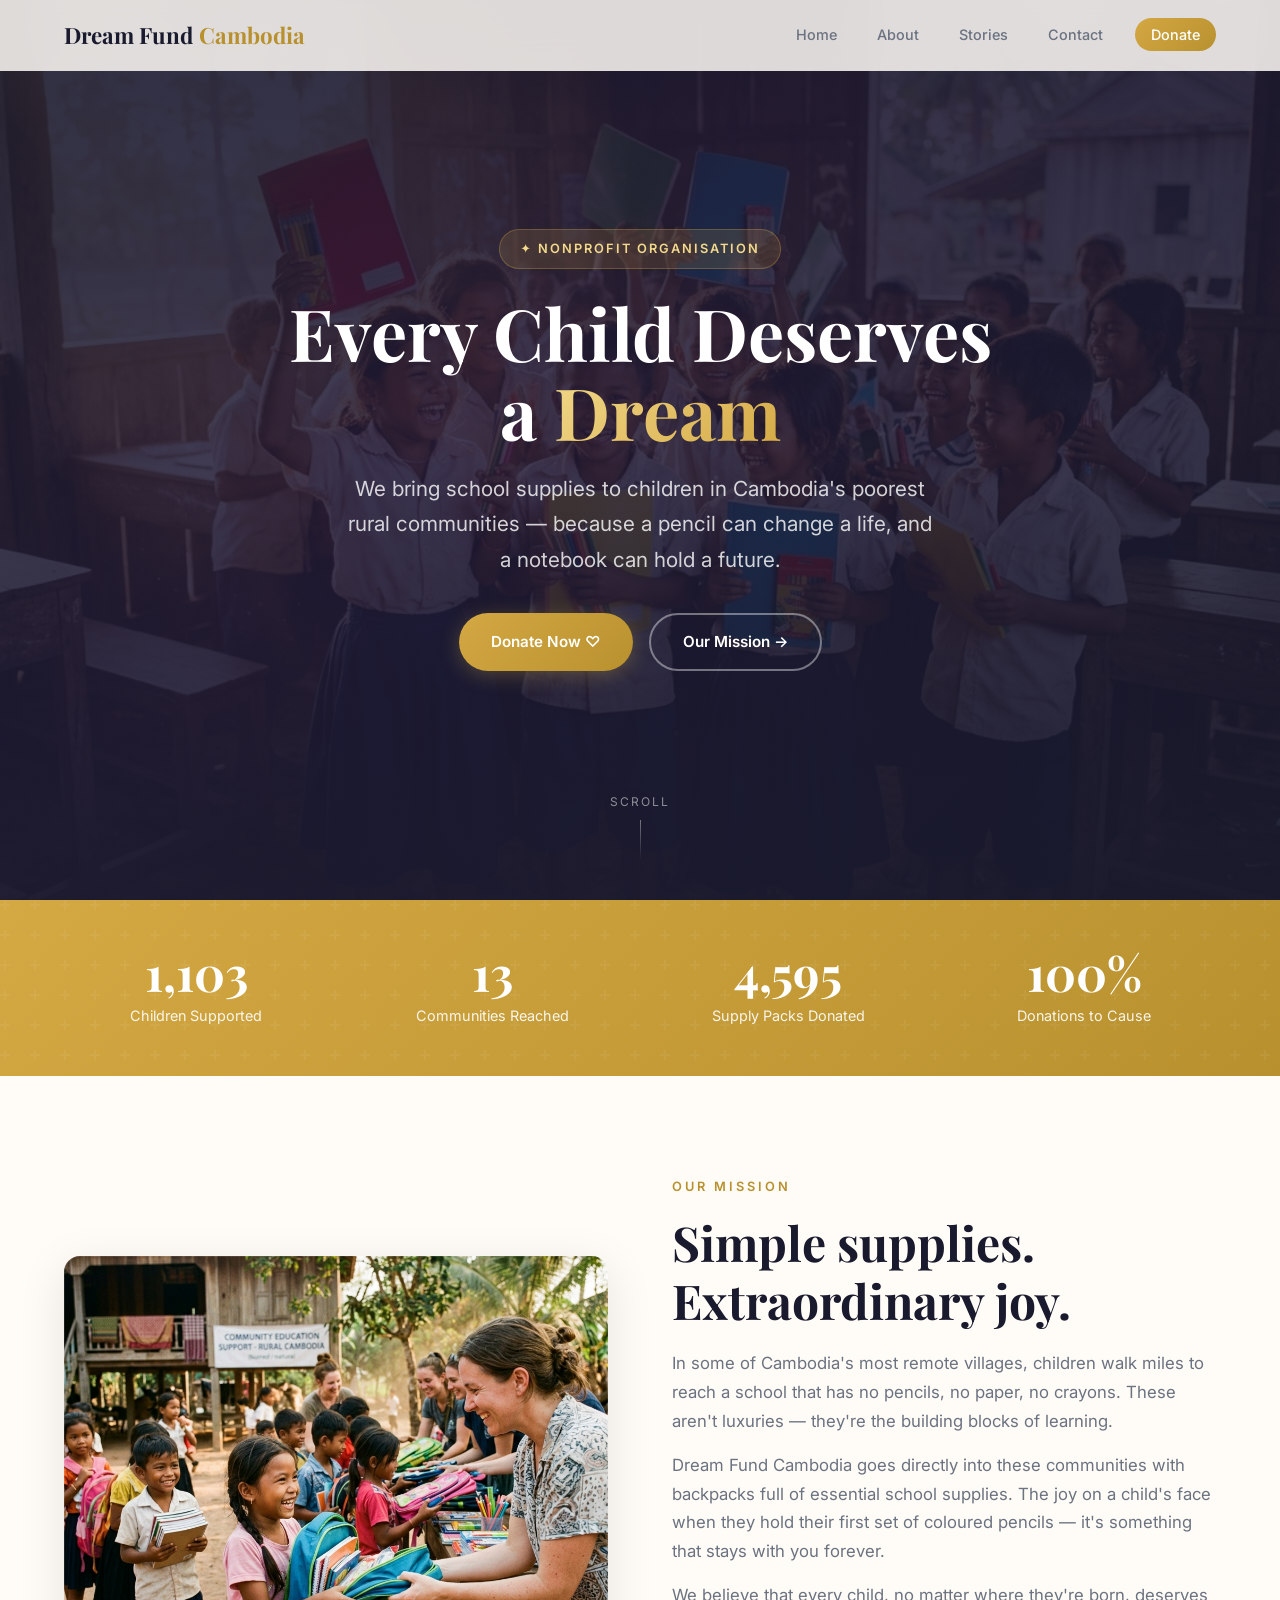
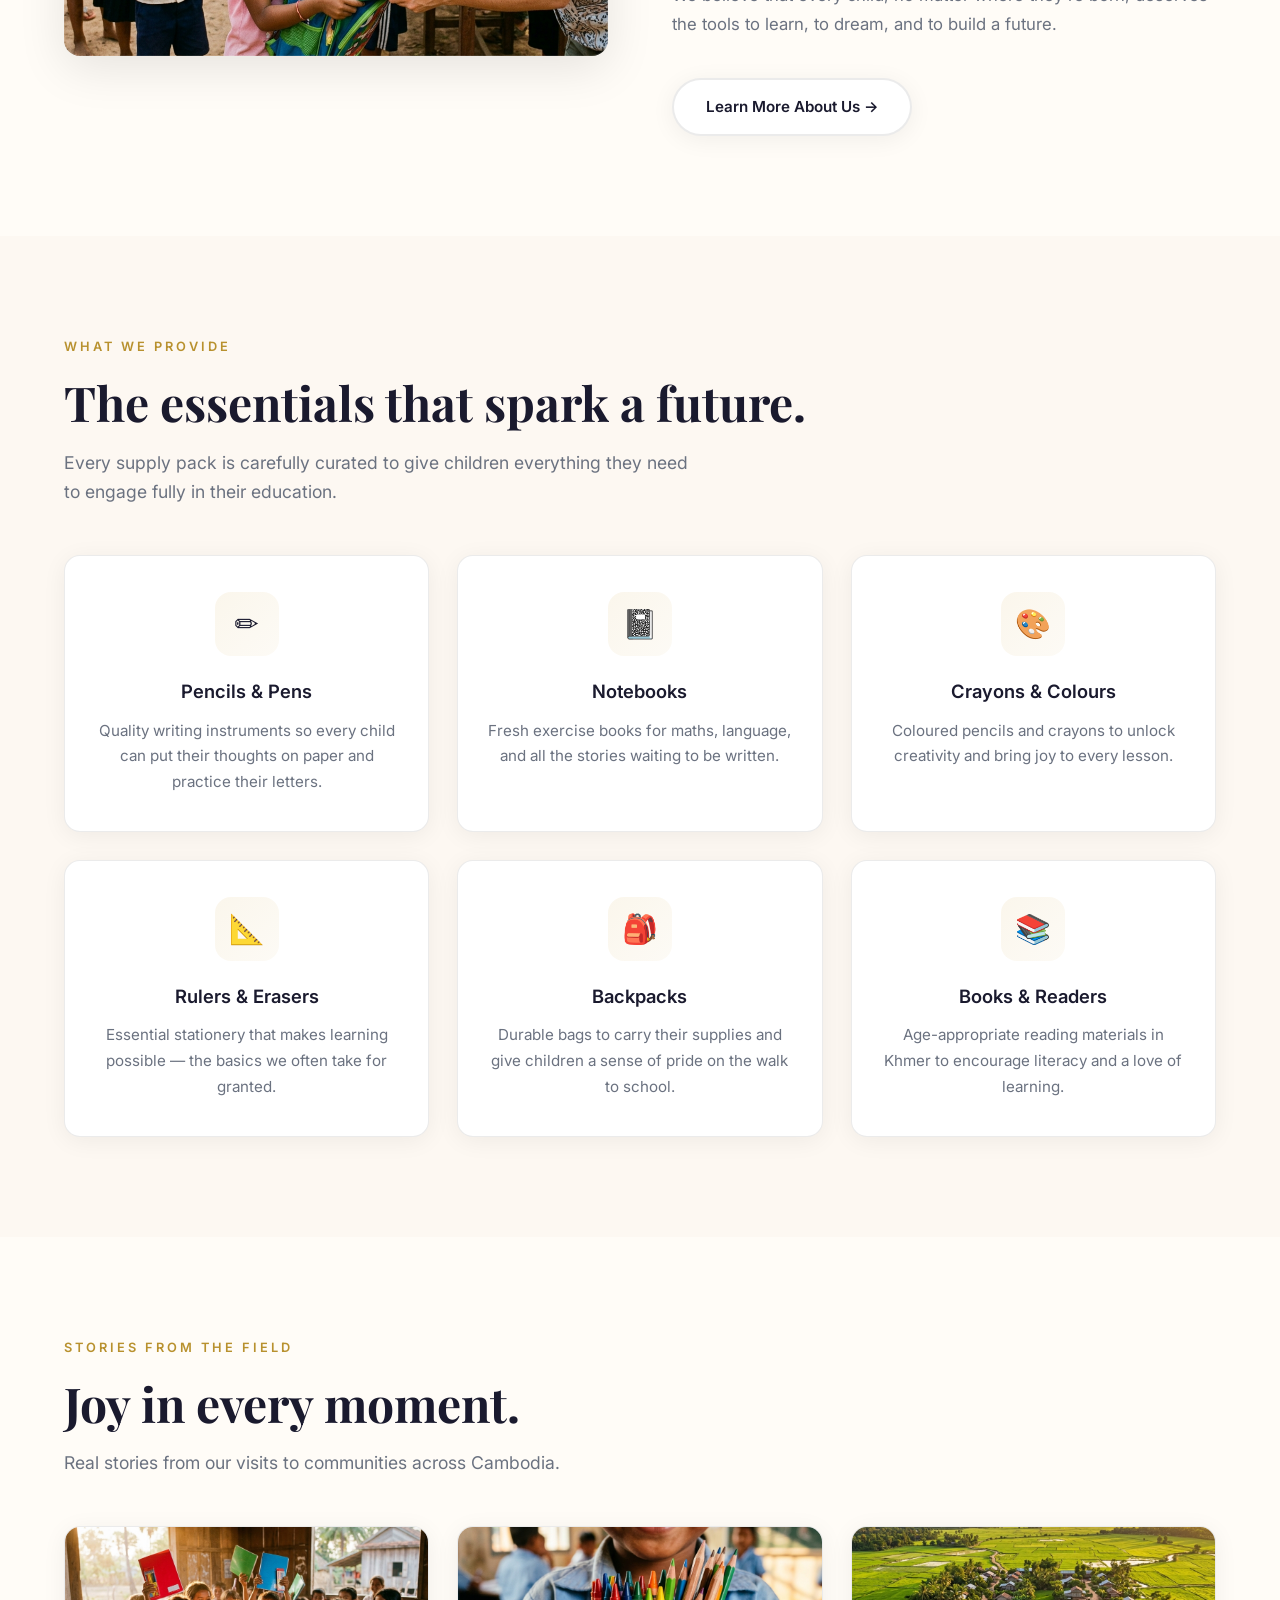
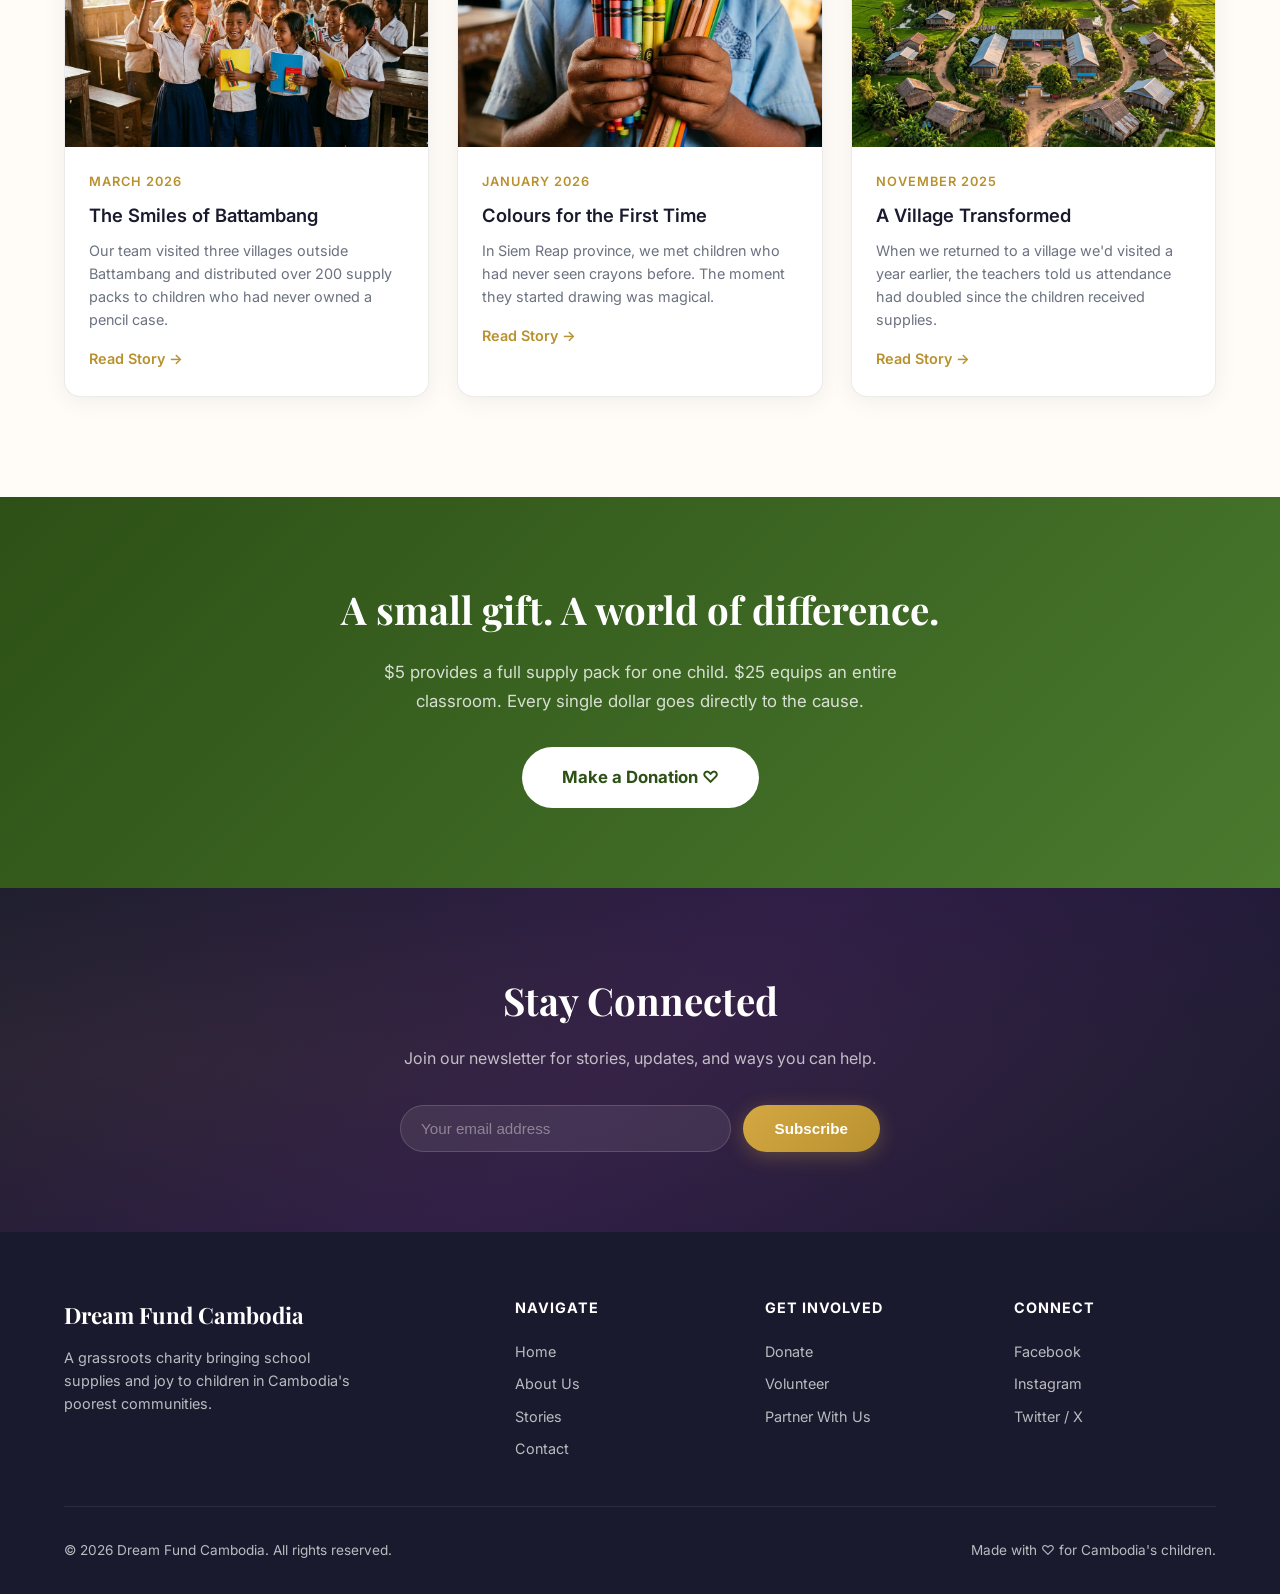
<file: index.html>
<!DOCTYPE html>
<html lang="en">
<head>
    <link rel="icon" href="favicon.png" type="image/png">
    <!-- Google tag (gtag.js) -->
    <script async src="https://www.googletagmanager.com/gtag/js?id=G-LSXSZL6VPC"></script>
    <script>
        window.dataLayer = window.dataLayer || [];
        function gtag(){dataLayer.push(arguments);}
        gtag('js', new Date());
        gtag('config', 'G-LSXSZL6VPC');
    </script>
    <meta charset="UTF-8">
    <meta name="viewport" content="width=device-width, initial-scale=1.0">
    <title>Dream Fund Cambodia — Bringing Joy Through Education</title>
    <meta name="description" content="Dream Fund Cambodia donates school supplies to children in impoverished rural communities across Cambodia. Every pencil, every notebook, every smile matters.">
    <meta property="og:title" content="Dream Fund Cambodia — Bringing Joy Through Education">
    <meta property="og:description" content="We bring school supplies to children in Cambodia's poorest communities. Join our mission to empower young minds through education.">
    <meta property="og:type" content="website">
    <meta property="og:url" content="https://dreamfundcambodia.org/">
    <meta property="og:image" content="https://dreamfundcambodia.org/img/hero-children.png">
    <link rel="canonical" href="https://dreamfundcambodia.org/">
    <link rel="preconnect" href="https://fonts.googleapis.com">
    <link rel="preconnect" href="https://fonts.gstatic.com" crossorigin>
    <link href="https://fonts.googleapis.com/css2?family=Inter:wght@300;400;500;600;700&family=Playfair+Display:wght@400;500;600;700&display=swap" rel="stylesheet">
    <link rel="stylesheet" href="styles.css">
    <script type="application/ld+json">
    {
        "@context": "https://schema.org",
        "@type": "NonprofitOrganization",
        "name": "Dream Fund Cambodia",
        "url": "https://dreamfundcambodia.org",
        "description": "Dream Fund Cambodia donates school supplies to children in impoverished rural communities across Cambodia.",
        "email": "hello@dreamfundcambodia.org",
        "areaServed": {
            "@type": "Country",
            "name": "Cambodia"
        },
        "foundingDate": "2025",
        "knowsAbout": ["education", "school supplies", "Cambodia", "nonprofit", "charity", "children"],
        "sameAs": []
    }
    </script>
</head>
<body>

    <!-- Navigation -->
    <nav class="nav" id="nav">
        <div class="nav-inner">
            <a href="index.html" class="nav-logo">Dream Fund <span class="logo-accent">Cambodia</span></a>
            <button class="nav-toggle" id="navToggle" aria-label="Toggle menu">
                <span></span><span></span><span></span>
            </button>
            <ul class="nav-links" id="navLinks">
                <li><a href="index.html">Home</a></li>
                <li><a href="about.html">About</a></li>
                <li><a href="blog.html">Stories</a></li>
                <li><a href="contact.html">Contact</a></li>
                <li><a href="contact.html" class="nav-cta">Donate</a></li>
            </ul>
        </div>
    </nav>

    <main>
        <!-- Hero -->
        <section class="hero" id="hero">
            <div class="hero-bg-image"></div>
            <div class="hero-overlay"></div>
            <div class="hero-particles" id="heroParticles"></div>
            <div class="hero-content">
                <div class="hero-badge reveal">✦ Nonprofit Organisation</div>
                <h1 class="reveal">
                    Every Child Deserves<br>a <span class="highlight">Dream</span>
                </h1>
                <p class="hero-tagline reveal">We bring school supplies to children in Cambodia's poorest rural communities — because a pencil can change a life, and a notebook can hold a future.</p>
                <div class="hero-actions reveal">
                    <a href="contact.html" class="btn btn-primary">Donate Now ♡</a>
                    <a href="about.html" class="btn btn-ghost">Our Mission →</a>
                </div>
            </div>
            <div class="hero-scroll">
                <span>Scroll</span>
                <div class="scroll-line"></div>
            </div>
        </section>

        <!-- Impact Stats -->
        <section class="impact-bar">
            <div class="container">
                <div class="impact-grid">
                    <div class="impact-item reveal">
                        <div class="impact-num" data-count="1200">0</div>
                        <div class="impact-label">Children Supported</div>
                    </div>
                    <div class="impact-item reveal">
                        <div class="impact-num" data-count="15">0</div>
                        <div class="impact-label">Communities Reached</div>
                    </div>
                    <div class="impact-item reveal">
                        <div class="impact-num" data-count="5000">0</div>
                        <div class="impact-label">Supply Packs Donated</div>
                    </div>
                    <div class="impact-item reveal">
                        <div class="impact-num">100%</div>
                        <div class="impact-label">Donations to Cause</div>
                    </div>
                </div>
            </div>
        </section>

        <!-- Mission -->
        <section class="section" id="mission">
            <div class="container">
                <div class="mission-grid">
                    <div class="mission-image reveal">
                        <img src="img/volunteers.png" alt="Volunteers distributing school supplies to Cambodian children" loading="lazy">
                    </div>
                    <div class="mission-text">
                        <div class="section-label reveal">Our Mission</div>
                        <h2 class="section-title reveal">Simple supplies. Extraordinary joy.</h2>
                        <p class="reveal">In some of Cambodia's most remote villages, children walk miles to reach a school that has no pencils, no paper, no crayons. These aren't luxuries — they're the building blocks of learning.</p>
                        <p class="reveal">Dream Fund Cambodia goes directly into these communities with backpacks full of essential school supplies. The joy on a child's face when they hold their first set of coloured pencils — it's something that stays with you forever.</p>
                        <p class="reveal">We believe that every child, no matter where they're born, deserves the tools to learn, to dream, and to build a future.</p>
                        <a href="about.html" class="btn btn-secondary reveal" style="margin-top: 24px;">Learn More About Us →</a>
                    </div>
                </div>
            </div>
        </section>

        <!-- What We Provide -->
        <section class="section provide-section">
            <div class="container">
                <div class="section-label reveal">What We Provide</div>
                <h2 class="section-title reveal">The essentials that spark a future.</h2>
                <p class="section-sub reveal">Every supply pack is carefully curated to give children everything they need to engage fully in their education.</p>
                <div class="provide-grid">
                    <div class="provide-card reveal">
                        <div class="provide-icon">✏️</div>
                        <h3>Pencils & Pens</h3>
                        <p>Quality writing instruments so every child can put their thoughts on paper and practice their letters.</p>
                    </div>
                    <div class="provide-card reveal">
                        <div class="provide-icon">📓</div>
                        <h3>Notebooks</h3>
                        <p>Fresh exercise books for maths, language, and all the stories waiting to be written.</p>
                    </div>
                    <div class="provide-card reveal">
                        <div class="provide-icon">🎨</div>
                        <h3>Crayons & Colours</h3>
                        <p>Coloured pencils and crayons to unlock creativity and bring joy to every lesson.</p>
                    </div>
                    <div class="provide-card reveal">
                        <div class="provide-icon">📐</div>
                        <h3>Rulers & Erasers</h3>
                        <p>Essential stationery that makes learning possible — the basics we often take for granted.</p>
                    </div>
                    <div class="provide-card reveal">
                        <div class="provide-icon">🎒</div>
                        <h3>Backpacks</h3>
                        <p>Durable bags to carry their supplies and give children a sense of pride on the walk to school.</p>
                    </div>
                    <div class="provide-card reveal">
                        <div class="provide-icon">📚</div>
                        <h3>Books & Readers</h3>
                        <p>Age-appropriate reading materials in Khmer to encourage literacy and a love of learning.</p>
                    </div>
                </div>
            </div>
        </section>

        <!-- Stories Preview -->
        <section class="section" id="stories">
            <div class="container">
                <div class="section-label reveal">Stories from the Field</div>
                <h2 class="section-title reveal">Joy in every moment.</h2>
                <p class="section-sub reveal">Real stories from our visits to communities across Cambodia.</p>
                <div class="blog-grid">
                    <a href="blog.html" class="blog-card reveal">
                        <div class="blog-card-image">
                            <img src="img/hero-children.png" alt="Children holding school supplies" loading="lazy">
                        </div>
                        <div class="blog-card-body">
                            <div class="blog-card-date">March 2026</div>
                            <h3>The Smiles of Battambang</h3>
                            <p>Our team visited three villages outside Battambang and distributed over 200 supply packs to children who had never owned a pencil case.</p>
                            <span class="blog-card-link">Read Story →</span>
                        </div>
                    </a>
                    <a href="blog.html" class="blog-card reveal">
                        <div class="blog-card-image">
                            <img src="img/child-closeup.png" alt="Child holding crayons" loading="lazy">
                        </div>
                        <div class="blog-card-body">
                            <div class="blog-card-date">January 2026</div>
                            <h3>Colours for the First Time</h3>
                            <p>In Siem Reap province, we met children who had never seen crayons before. The moment they started drawing was magical.</p>
                            <span class="blog-card-link">Read Story →</span>
                        </div>
                    </a>
                    <a href="blog.html" class="blog-card reveal">
                        <div class="blog-card-image">
                            <img src="img/village.png" alt="Rural Cambodian village" loading="lazy">
                        </div>
                        <div class="blog-card-body">
                            <div class="blog-card-date">November 2025</div>
                            <h3>A Village Transformed</h3>
                            <p>When we returned to a village we'd visited a year earlier, the teachers told us attendance had doubled since the children received supplies.</p>
                            <span class="blog-card-link">Read Story →</span>
                        </div>
                    </a>
                </div>
            </div>
        </section>

        <!-- Donate CTA -->
        <section class="donate-cta">
            <div class="container">
                <h2 class="reveal">A small gift. A world of difference.</h2>
                <p class="reveal">$5 provides a full supply pack for one child. $25 equips an entire classroom. Every single dollar goes directly to the cause.</p>
                <a href="contact.html" class="btn btn-donate reveal">Make a Donation ♡</a>
            </div>
        </section>

        <!-- Newsletter -->
        <section class="newsletter">
            <div class="container">
                <h2 class="reveal">Stay Connected</h2>
                <p class="reveal">Join our newsletter for stories, updates, and ways you can help.</p>
                <form class="newsletter-form reveal" id="newsletterForm">
                    <input type="email" placeholder="Your email address" required>
                    <button type="submit" class="btn btn-primary">Subscribe</button>
                </form>
            </div>
        </section>
    </main>

    <!-- Footer -->
    <footer class="footer">
        <div class="container">
            <div class="footer-grid">
                <div>
                    <div class="footer-brand">Dream Fund Cambodia</div>
                    <p class="footer-desc">A grassroots charity bringing school supplies and joy to children in Cambodia's poorest communities.</p>
                </div>
                <div>
                    <h4>Navigate</h4>
                    <div class="footer-links-list">
                        <a href="index.html">Home</a>
                        <a href="about.html">About Us</a>
                        <a href="blog.html">Stories</a>
                        <a href="contact.html">Contact</a>
                    </div>
                </div>
                <div>
                    <h4>Get Involved</h4>
                    <div class="footer-links-list">
                        <a href="contact.html">Donate</a>
                        <a href="contact.html">Volunteer</a>
                        <a href="contact.html">Partner With Us</a>
                    </div>
                </div>
                <div>
                    <h4>Connect</h4>
                    <div class="footer-links-list">
                        <a href="#">Facebook</a>
                        <a href="#">Instagram</a>
                        <a href="#">Twitter / X</a>
                    </div>
                </div>
            </div>
            <div class="footer-bottom">
                <span>© 2026 Dream Fund Cambodia. All rights reserved.</span>
                <span>Made with ♡ for Cambodia's children.</span>
            </div>
        </div>
    </footer>

    <!-- Success Modal -->
    <div id="successModal" class="modal-overlay hidden">
        <div class="modal-content">
            <button id="closeModal" class="close-btn" aria-label="Close">&times;</button>
            <div style="font-size: 3rem; margin-bottom: 16px;">✨</div>
            <h3 style="font-size: 1.5rem; font-weight: 600; margin-bottom: 8px;">You're Subscribed!</h3>
            <p style="color: var(--text-muted); margin-bottom: 24px; line-height: 1.5;">Thank you for joining our community. You'll receive our next update soon.</p>
            <button class="btn btn-primary" style="width: 100%;" onclick="document.getElementById('successModal').classList.add('hidden')">Continue</button>
        </div>
    </div>

    <script src="main.js"></script>
</body>
</html>
</file>
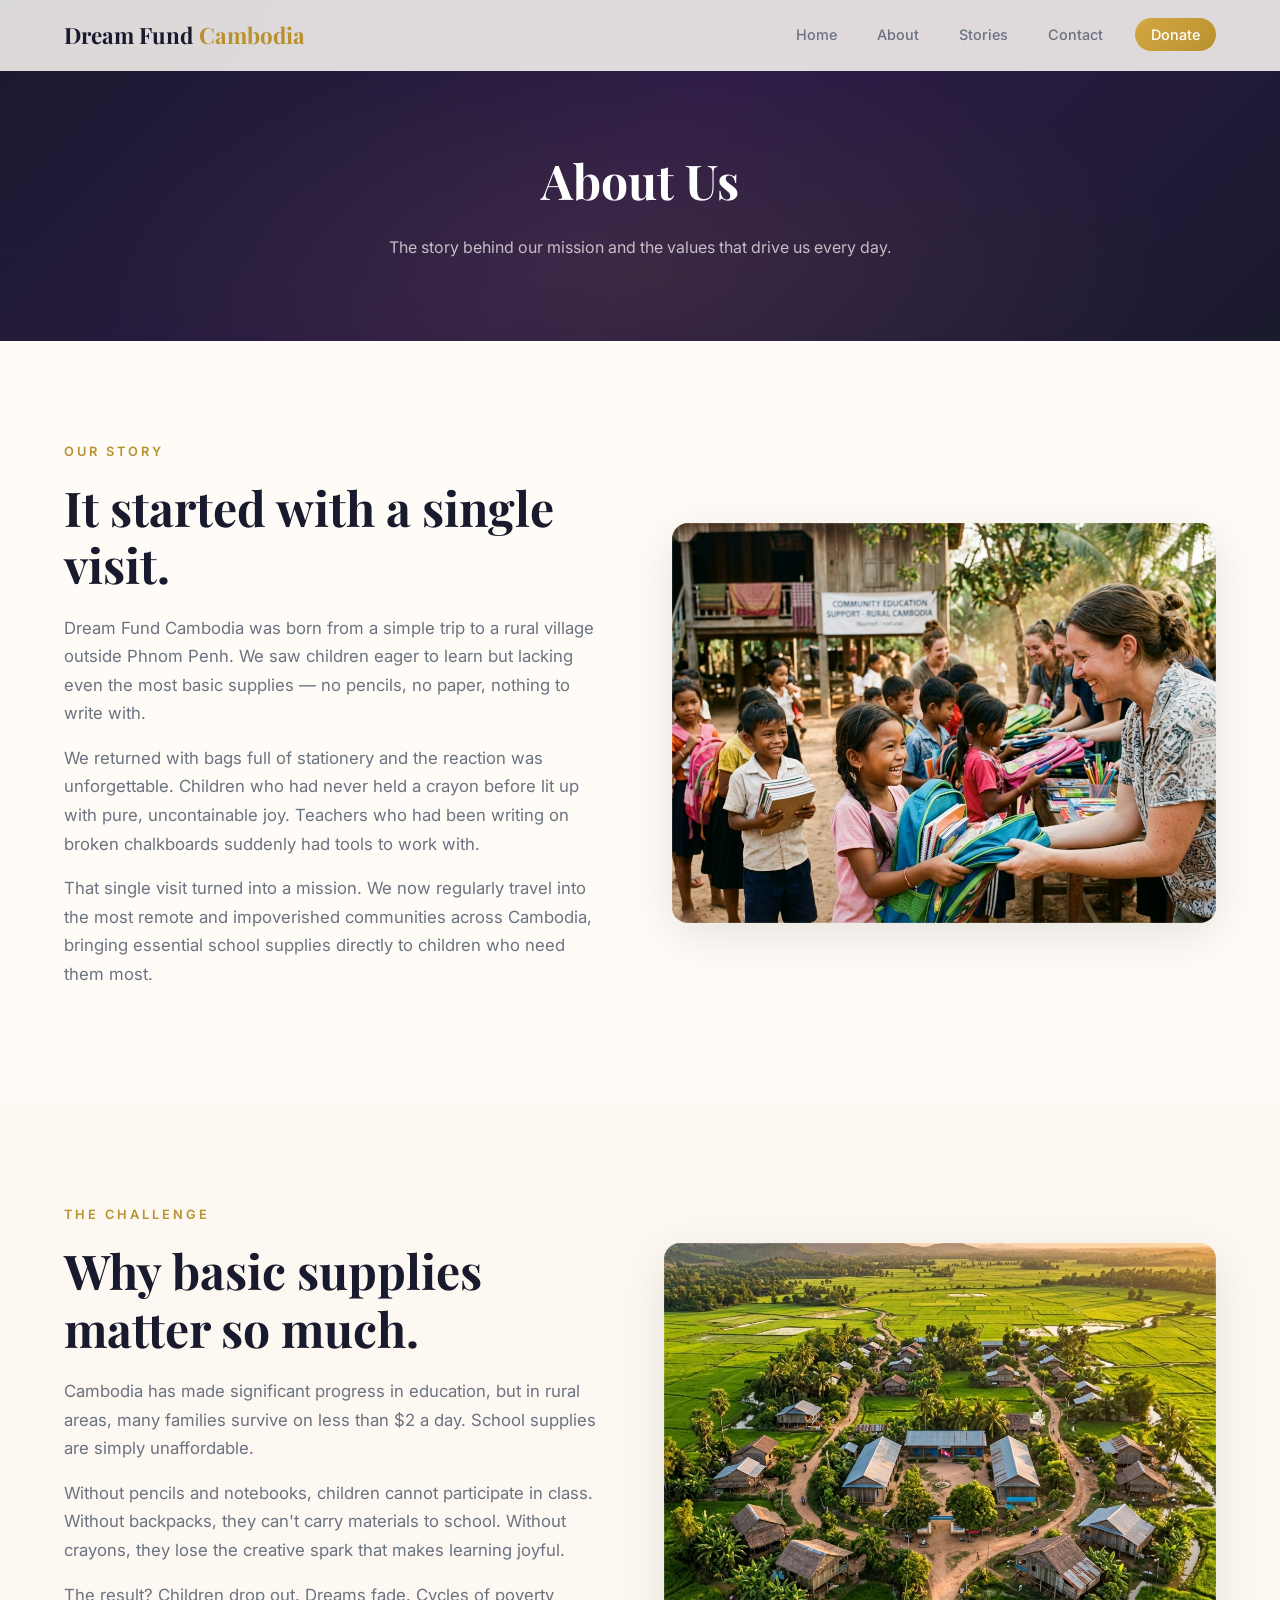
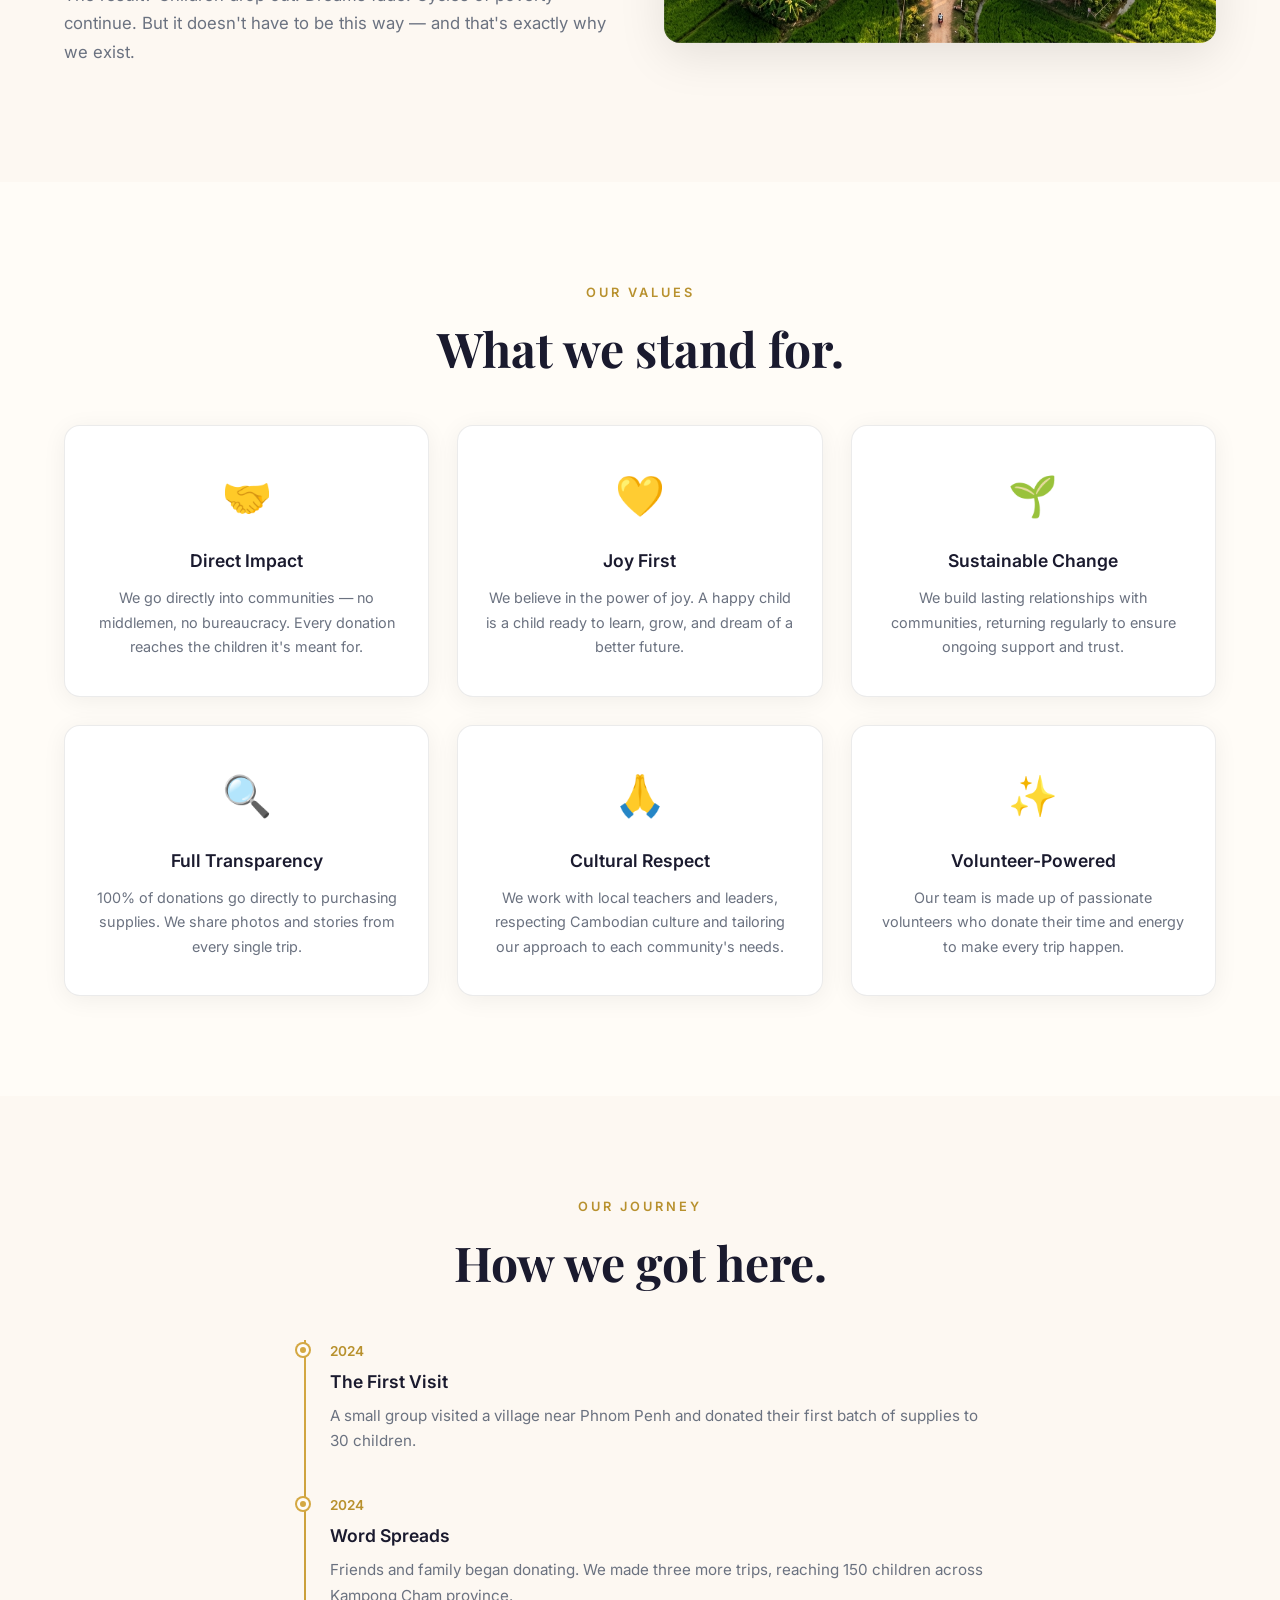
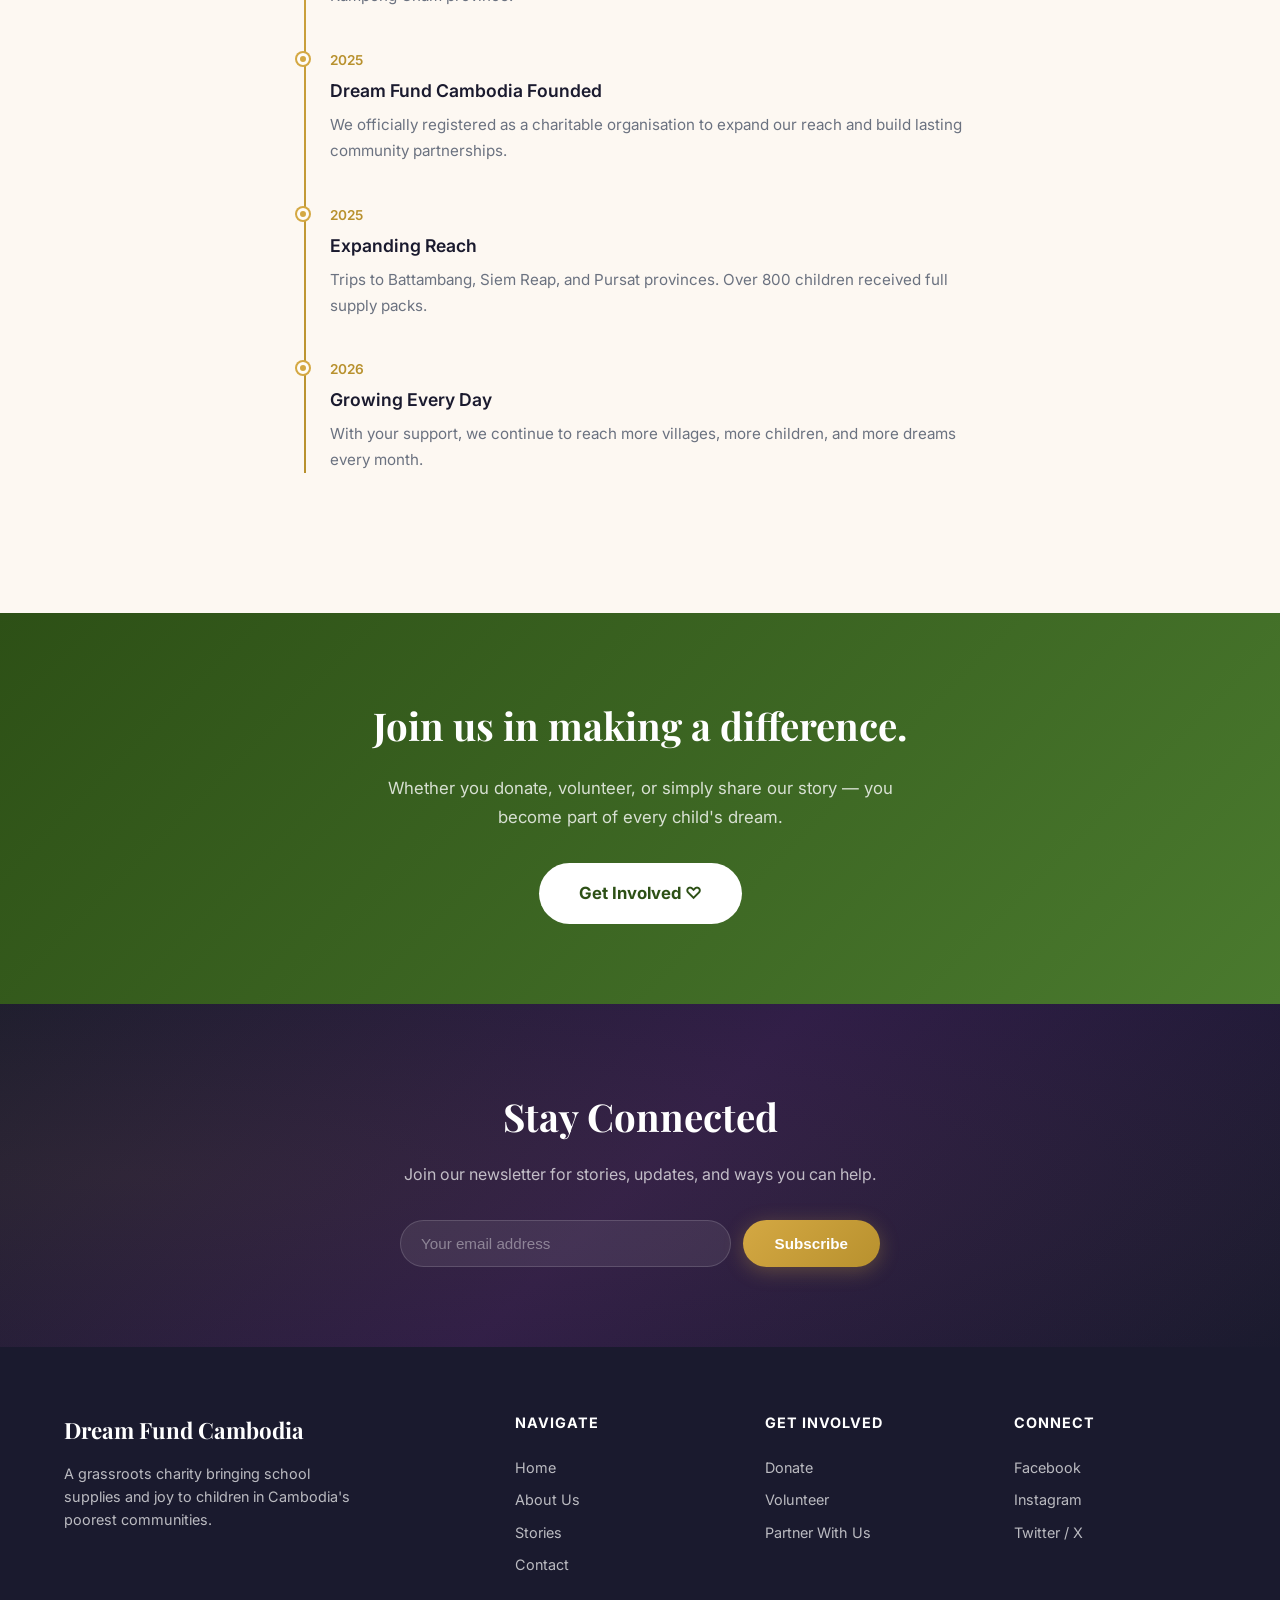
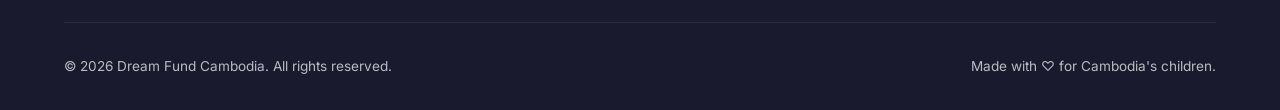
<file: about.html>
<!DOCTYPE html>
<html lang="en">
<head>
    <link rel="icon" href="favicon.png" type="image/png">
    <!-- Google tag (gtag.js) -->
    <script async src="https://www.googletagmanager.com/gtag/js?id=G-LSXSZL6VPC"></script>
    <script>
        window.dataLayer = window.dataLayer || [];
        function gtag(){dataLayer.push(arguments);}
        gtag('js', new Date());
        gtag('config', 'G-LSXSZL6VPC');
    </script>
    <meta charset="UTF-8">
    <meta name="viewport" content="width=device-width, initial-scale=1.0">
    <title>About Us — Dream Fund Cambodia</title>
    <meta name="description" content="Learn about Dream Fund Cambodia's mission, our story, values, and how we bring school supplies to children in Cambodia's poorest communities.">
    <meta property="og:title" content="About Us — Dream Fund Cambodia">
    <meta property="og:description" content="Learn about our mission to bring school supplies to children in Cambodia's poorest communities.">
    <meta property="og:type" content="website">
    <meta property="og:url" content="https://dreamfundcambodia.org/about.html">
    <link rel="canonical" href="https://dreamfundcambodia.org/about.html">
    <link rel="preconnect" href="https://fonts.googleapis.com">
    <link rel="preconnect" href="https://fonts.gstatic.com" crossorigin>
    <link href="https://fonts.googleapis.com/css2?family=Inter:wght@300;400;500;600;700&family=Playfair+Display:wght@400;500;600;700&display=swap" rel="stylesheet">
    <link rel="stylesheet" href="styles.css">
</head>
<body>

    <nav class="nav" id="nav">
        <div class="nav-inner">
            <a href="index.html" class="nav-logo">Dream Fund <span class="logo-accent">Cambodia</span></a>
            <button class="nav-toggle" id="navToggle" aria-label="Toggle menu"><span></span><span></span><span></span></button>
            <ul class="nav-links" id="navLinks">
                <li><a href="index.html">Home</a></li>
                <li><a href="about.html">About</a></li>
                <li><a href="blog.html">Stories</a></li>
                <li><a href="contact.html">Contact</a></li>
                <li><a href="contact.html" class="nav-cta">Donate</a></li>
            </ul>
        </div>
    </nav>

    <main>
        <section class="page-header">
            <div class="container">
                <h1 class="reveal">About Us</h1>
                <p class="reveal">The story behind our mission and the values that drive us every day.</p>
            </div>
        </section>

        <!-- Our Story -->
        <section class="section">
            <div class="container">
                <div class="about-grid">
                    <div class="about-text">
                        <div class="section-label reveal">Our Story</div>
                        <h2 class="section-title reveal">It started with a single visit.</h2>
                        <p class="reveal">Dream Fund Cambodia was born from a simple trip to a rural village outside Phnom Penh. We saw children eager to learn but lacking even the most basic supplies — no pencils, no paper, nothing to write with.</p>
                        <p class="reveal">We returned with bags full of stationery and the reaction was unforgettable. Children who had never held a crayon before lit up with pure, uncontainable joy. Teachers who had been writing on broken chalkboards suddenly had tools to work with.</p>
                        <p class="reveal">That single visit turned into a mission. We now regularly travel into the most remote and impoverished communities across Cambodia, bringing essential school supplies directly to children who need them most.</p>
                    </div>
                    <div class="about-image reveal">
                        <img src="img/volunteers.png" alt="Volunteers with Cambodian children" loading="lazy">
                    </div>
                </div>
            </div>
        </section>

        <!-- The Problem -->
        <section class="section provide-section">
            <div class="container">
                <div class="about-grid" style="gap: 48px;">
                    <div class="about-image reveal" style="order: 2;">
                        <img src="img/village.png" alt="Rural Cambodian village" loading="lazy">
                    </div>
                    <div class="about-text" style="order: 1;">
                        <div class="section-label reveal">The Challenge</div>
                        <h2 class="section-title reveal">Why basic supplies matter so much.</h2>
                        <p class="reveal">Cambodia has made significant progress in education, but in rural areas, many families survive on less than $2 a day. School supplies are simply unaffordable.</p>
                        <p class="reveal">Without pencils and notebooks, children cannot participate in class. Without backpacks, they can't carry materials to school. Without crayons, they lose the creative spark that makes learning joyful.</p>
                        <p class="reveal">The result? Children drop out. Dreams fade. Cycles of poverty continue. But it doesn't have to be this way — and that's exactly why we exist.</p>
                    </div>
                </div>
            </div>
        </section>

        <!-- Values -->
        <section class="section">
            <div class="container">
                <div class="section-label reveal" style="text-align: center;">Our Values</div>
                <h2 class="section-title reveal" style="text-align: center;">What we stand for.</h2>
                <div class="values-grid">
                    <div class="value-card reveal">
                        <div class="value-icon">🤝</div>
                        <h3>Direct Impact</h3>
                        <p>We go directly into communities — no middlemen, no bureaucracy. Every donation reaches the children it's meant for.</p>
                    </div>
                    <div class="value-card reveal">
                        <div class="value-icon">💛</div>
                        <h3>Joy First</h3>
                        <p>We believe in the power of joy. A happy child is a child ready to learn, grow, and dream of a better future.</p>
                    </div>
                    <div class="value-card reveal">
                        <div class="value-icon">🌱</div>
                        <h3>Sustainable Change</h3>
                        <p>We build lasting relationships with communities, returning regularly to ensure ongoing support and trust.</p>
                    </div>
                    <div class="value-card reveal">
                        <div class="value-icon">🔍</div>
                        <h3>Full Transparency</h3>
                        <p>100% of donations go directly to purchasing supplies. We share photos and stories from every single trip.</p>
                    </div>
                    <div class="value-card reveal">
                        <div class="value-icon">🙏</div>
                        <h3>Cultural Respect</h3>
                        <p>We work with local teachers and leaders, respecting Cambodian culture and tailoring our approach to each community's needs.</p>
                    </div>
                    <div class="value-card reveal">
                        <div class="value-icon">✨</div>
                        <h3>Volunteer-Powered</h3>
                        <p>Our team is made up of passionate volunteers who donate their time and energy to make every trip happen.</p>
                    </div>
                </div>
            </div>
        </section>

        <!-- Timeline -->
        <section class="section provide-section">
            <div class="container">
                <div class="section-label reveal" style="text-align: center;">Our Journey</div>
                <h2 class="section-title reveal" style="text-align: center;">How we got here.</h2>
                <div class="timeline">
                    <div class="timeline-item reveal">
                        <div class="timeline-dot"></div>
                        <div class="timeline-year">2024</div>
                        <h3>The First Visit</h3>
                        <p>A small group visited a village near Phnom Penh and donated their first batch of supplies to 30 children.</p>
                    </div>
                    <div class="timeline-item reveal">
                        <div class="timeline-dot"></div>
                        <div class="timeline-year">2024</div>
                        <h3>Word Spreads</h3>
                        <p>Friends and family began donating. We made three more trips, reaching 150 children across Kampong Cham province.</p>
                    </div>
                    <div class="timeline-item reveal">
                        <div class="timeline-dot"></div>
                        <div class="timeline-year">2025</div>
                        <h3>Dream Fund Cambodia Founded</h3>
                        <p>We officially registered as a charitable organisation to expand our reach and build lasting community partnerships.</p>
                    </div>
                    <div class="timeline-item reveal">
                        <div class="timeline-dot"></div>
                        <div class="timeline-year">2025</div>
                        <h3>Expanding Reach</h3>
                        <p>Trips to Battambang, Siem Reap, and Pursat provinces. Over 800 children received full supply packs.</p>
                    </div>
                    <div class="timeline-item reveal">
                        <div class="timeline-dot"></div>
                        <div class="timeline-year">2026</div>
                        <h3>Growing Every Day</h3>
                        <p>With your support, we continue to reach more villages, more children, and more dreams every month.</p>
                    </div>
                </div>
            </div>
        </section>

        <!-- Donate CTA -->
        <section class="donate-cta">
            <div class="container">
                <h2 class="reveal">Join us in making a difference.</h2>
                <p class="reveal">Whether you donate, volunteer, or simply share our story — you become part of every child's dream.</p>
                <a href="contact.html" class="btn btn-donate reveal">Get Involved ♡</a>
            </div>
        </section>

        <!-- Newsletter -->
        <section class="newsletter">
            <div class="container">
                <h2 class="reveal">Stay Connected</h2>
                <p class="reveal">Join our newsletter for stories, updates, and ways you can help.</p>
                <form class="newsletter-form reveal" id="newsletterForm">
                    <input type="email" placeholder="Your email address" required>
                    <button type="submit" class="btn btn-primary">Subscribe</button>
                </form>
            </div>
        </section>
    </main>

    <footer class="footer">
        <div class="container">
            <div class="footer-grid">
                <div>
                    <div class="footer-brand">Dream Fund Cambodia</div>
                    <p class="footer-desc">A grassroots charity bringing school supplies and joy to children in Cambodia's poorest communities.</p>
                </div>
                <div>
                    <h4>Navigate</h4>
                    <div class="footer-links-list">
                        <a href="index.html">Home</a>
                        <a href="about.html">About Us</a>
                        <a href="blog.html">Stories</a>
                        <a href="contact.html">Contact</a>
                    </div>
                </div>
                <div>
                    <h4>Get Involved</h4>
                    <div class="footer-links-list">
                        <a href="contact.html">Donate</a>
                        <a href="contact.html">Volunteer</a>
                        <a href="contact.html">Partner With Us</a>
                    </div>
                </div>
                <div>
                    <h4>Connect</h4>
                    <div class="footer-links-list">
                        <a href="#">Facebook</a>
                        <a href="#">Instagram</a>
                        <a href="#">Twitter / X</a>
                    </div>
                </div>
            </div>
            <div class="footer-bottom">
                <span>© 2026 Dream Fund Cambodia. All rights reserved.</span>
                <span>Made with ♡ for Cambodia's children.</span>
            </div>
        </div>
    </footer>

    <script src="main.js"></script>
</body>
</html>
</file>
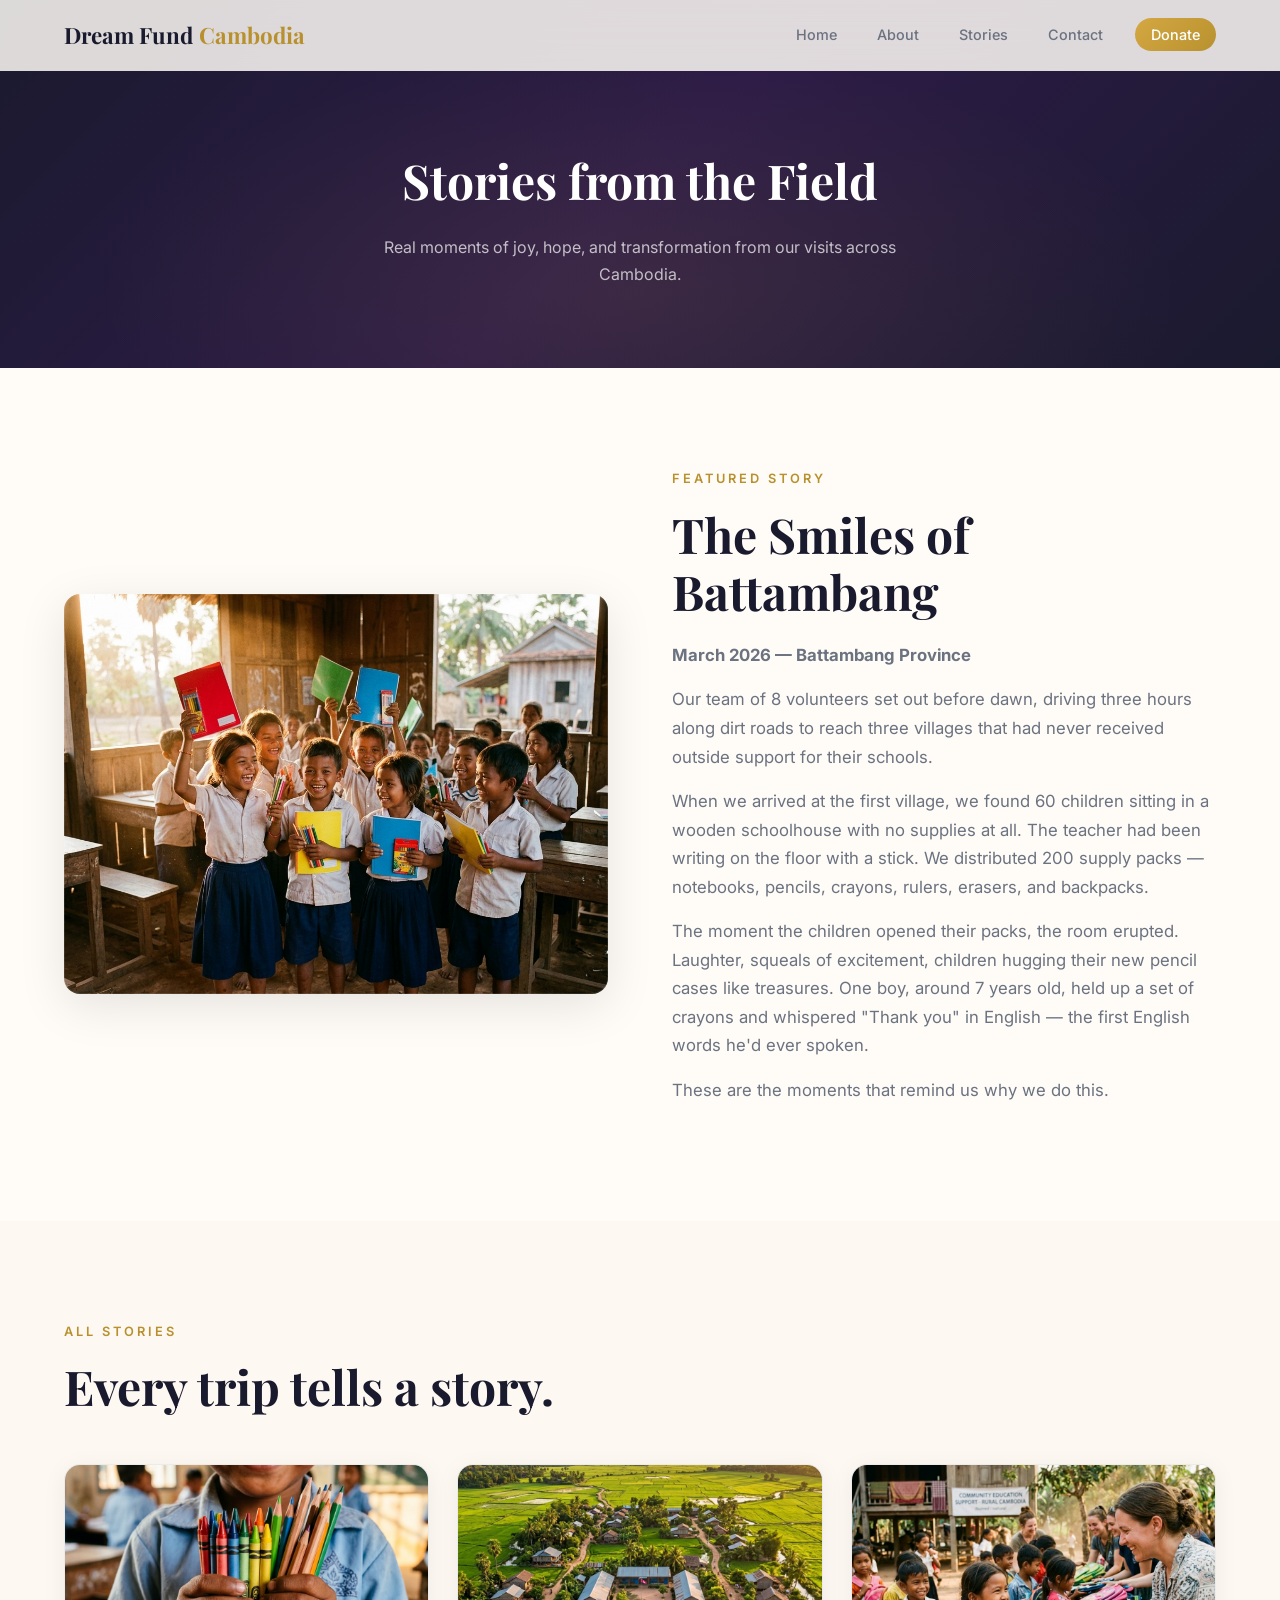
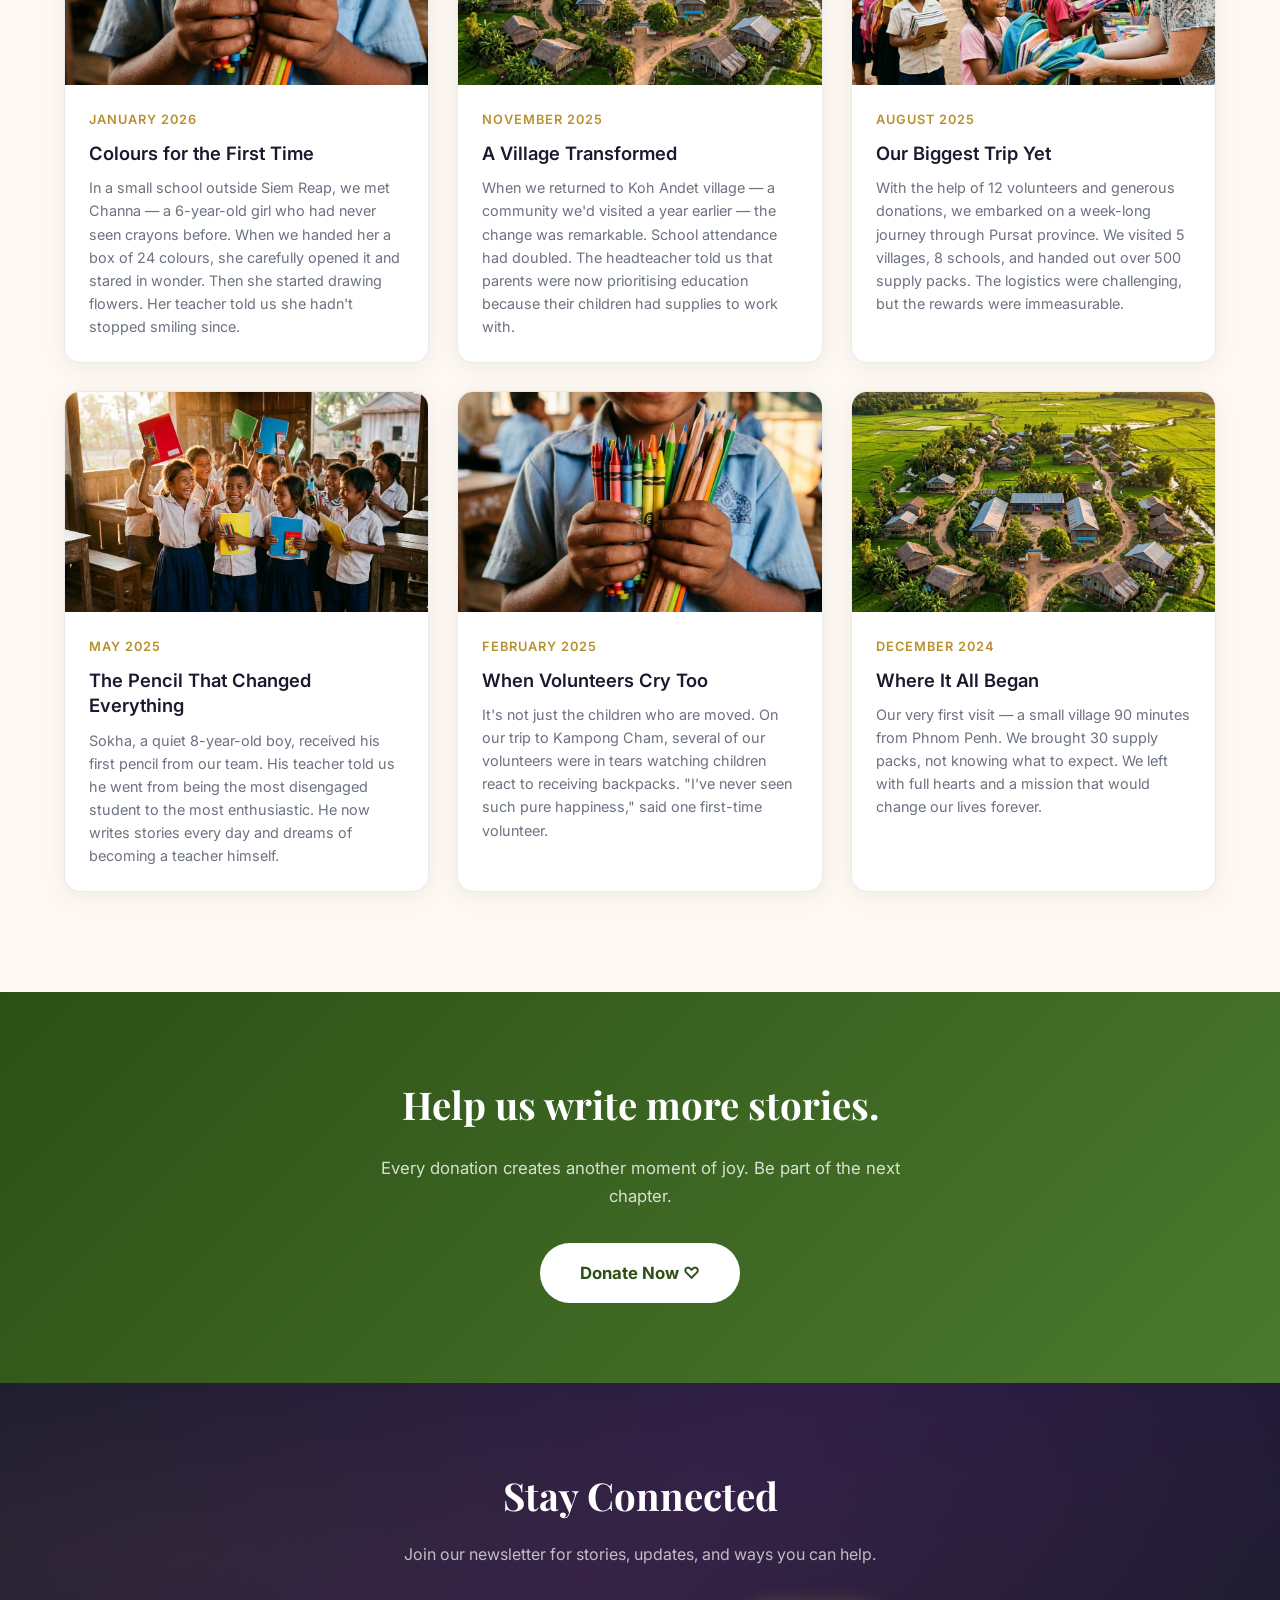
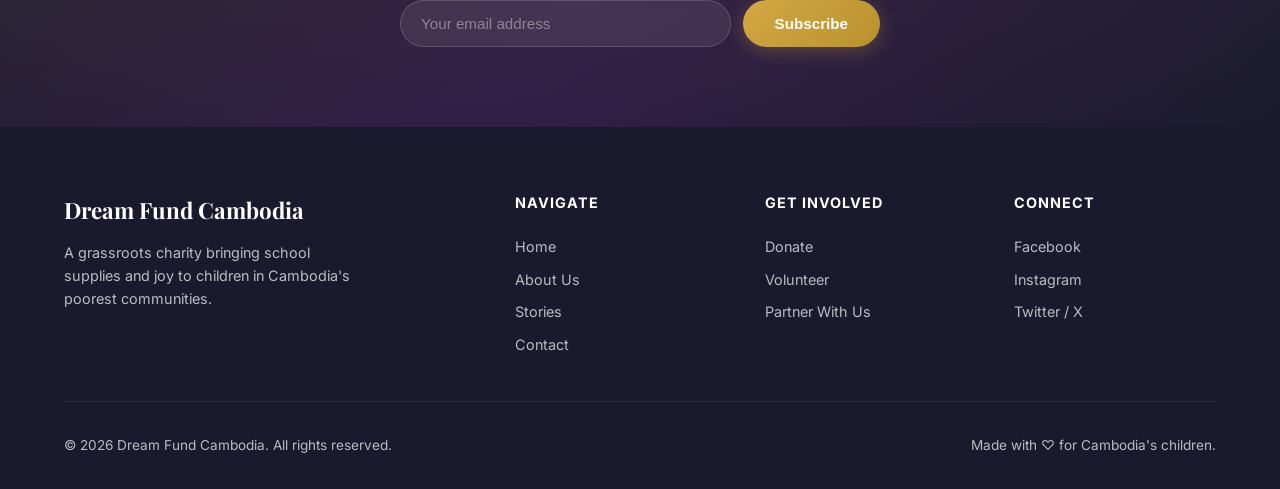
<file: blog.html>
<!DOCTYPE html>
<html lang="en">
<head>
    <link rel="icon" href="favicon.png" type="image/png">
    <!-- Google tag (gtag.js) -->
    <script async src="https://www.googletagmanager.com/gtag/js?id=G-LSXSZL6VPC"></script>
    <script>
        window.dataLayer = window.dataLayer || [];
        function gtag(){dataLayer.push(arguments);}
        gtag('js', new Date());
        gtag('config', 'G-LSXSZL6VPC');
    </script>
    <meta charset="UTF-8">
    <meta name="viewport" content="width=device-width, initial-scale=1.0">
    <title>Stories from the Field — Dream Fund Cambodia</title>
    <meta name="description" content="Read real stories from our visits to rural communities across Cambodia. See the joy, the impact, and the children whose lives are changed by school supplies.">
    <meta property="og:title" content="Stories from the Field — Dream Fund Cambodia">
    <meta property="og:description" content="Real stories of joy and transformation from our school supply distribution trips across rural Cambodia.">
    <meta property="og:type" content="website">
    <meta property="og:url" content="https://dreamfundcambodia.org/blog.html">
    <link rel="canonical" href="https://dreamfundcambodia.org/blog.html">
    <link rel="preconnect" href="https://fonts.googleapis.com">
    <link rel="preconnect" href="https://fonts.gstatic.com" crossorigin>
    <link href="https://fonts.googleapis.com/css2?family=Inter:wght@300;400;500;600;700&family=Playfair+Display:wght@400;500;600;700&display=swap" rel="stylesheet">
    <link rel="stylesheet" href="styles.css">
</head>
<body>

    <nav class="nav" id="nav">
        <div class="nav-inner">
            <a href="index.html" class="nav-logo">Dream Fund <span class="logo-accent">Cambodia</span></a>
            <button class="nav-toggle" id="navToggle" aria-label="Toggle menu"><span></span><span></span><span></span></button>
            <ul class="nav-links" id="navLinks">
                <li><a href="index.html">Home</a></li>
                <li><a href="about.html">About</a></li>
                <li><a href="blog.html">Stories</a></li>
                <li><a href="contact.html">Contact</a></li>
                <li><a href="contact.html" class="nav-cta">Donate</a></li>
            </ul>
        </div>
    </nav>

    <main>
        <section class="page-header">
            <div class="container">
                <h1 class="reveal">Stories from the Field</h1>
                <p class="reveal">Real moments of joy, hope, and transformation from our visits across Cambodia.</p>
            </div>
        </section>

        <!-- Featured Story -->
        <section class="section">
            <div class="container">
                <div class="about-grid">
                    <div class="about-image reveal">
                        <img src="img/hero-children.png" alt="Happy children with school supplies" loading="lazy">
                    </div>
                    <div class="about-text">
                        <div class="section-label reveal">Featured Story</div>
                        <h2 class="section-title reveal">The Smiles of Battambang</h2>
                        <p class="reveal"><strong>March 2026 — Battambang Province</strong></p>
                        <p class="reveal">Our team of 8 volunteers set out before dawn, driving three hours along dirt roads to reach three villages that had never received outside support for their schools.</p>
                        <p class="reveal">When we arrived at the first village, we found 60 children sitting in a wooden schoolhouse with no supplies at all. The teacher had been writing on the floor with a stick. We distributed 200 supply packs — notebooks, pencils, crayons, rulers, erasers, and backpacks.</p>
                        <p class="reveal">The moment the children opened their packs, the room erupted. Laughter, squeals of excitement, children hugging their new pencil cases like treasures. One boy, around 7 years old, held up a set of crayons and whispered "Thank you" in English — the first English words he'd ever spoken.</p>
                        <p class="reveal">These are the moments that remind us why we do this.</p>
                    </div>
                </div>
            </div>
        </section>

        <!-- All Stories -->
        <section class="section provide-section">
            <div class="container">
                <div class="section-label reveal">All Stories</div>
                <h2 class="section-title reveal">Every trip tells a story.</h2>
                <div class="blog-grid">
                    <div class="blog-card reveal">
                        <div class="blog-card-image">
                            <img src="img/child-closeup.png" alt="Child with crayons" loading="lazy">
                        </div>
                        <div class="blog-card-body">
                            <div class="blog-card-date">January 2026</div>
                            <h3>Colours for the First Time</h3>
                            <p>In a small school outside Siem Reap, we met Channa — a 6-year-old girl who had never seen crayons before. When we handed her a box of 24 colours, she carefully opened it and stared in wonder. Then she started drawing flowers. Her teacher told us she hadn't stopped smiling since.</p>
                        </div>
                    </div>
                    <div class="blog-card reveal">
                        <div class="blog-card-image">
                            <img src="img/village.png" alt="Cambodian village" loading="lazy">
                        </div>
                        <div class="blog-card-body">
                            <div class="blog-card-date">November 2025</div>
                            <h3>A Village Transformed</h3>
                            <p>When we returned to Koh Andet village — a community we'd visited a year earlier — the change was remarkable. School attendance had doubled. The headteacher told us that parents were now prioritising education because their children had supplies to work with.</p>
                        </div>
                    </div>
                    <div class="blog-card reveal">
                        <div class="blog-card-image">
                            <img src="img/volunteers.png" alt="Volunteers distributing supplies" loading="lazy">
                        </div>
                        <div class="blog-card-body">
                            <div class="blog-card-date">August 2025</div>
                            <h3>Our Biggest Trip Yet</h3>
                            <p>With the help of 12 volunteers and generous donations, we embarked on a week-long journey through Pursat province. We visited 5 villages, 8 schools, and handed out over 500 supply packs. The logistics were challenging, but the rewards were immeasurable.</p>
                        </div>
                    </div>
                    <div class="blog-card reveal">
                        <div class="blog-card-image">
                            <img src="img/hero-children.png" alt="Happy children at school" loading="lazy">
                        </div>
                        <div class="blog-card-body">
                            <div class="blog-card-date">May 2025</div>
                            <h3>The Pencil That Changed Everything</h3>
                            <p>Sokha, a quiet 8-year-old boy, received his first pencil from our team. His teacher told us he went from being the most disengaged student to the most enthusiastic. He now writes stories every day and dreams of becoming a teacher himself.</p>
                        </div>
                    </div>
                    <div class="blog-card reveal">
                        <div class="blog-card-image">
                            <img src="img/child-closeup.png" alt="Child smiling" loading="lazy">
                        </div>
                        <div class="blog-card-body">
                            <div class="blog-card-date">February 2025</div>
                            <h3>When Volunteers Cry Too</h3>
                            <p>It's not just the children who are moved. On our trip to Kampong Cham, several of our volunteers were in tears watching children react to receiving backpacks. "I've never seen such pure happiness," said one first-time volunteer.</p>
                        </div>
                    </div>
                    <div class="blog-card reveal">
                        <div class="blog-card-image">
                            <img src="img/village.png" alt="Rural school" loading="lazy">
                        </div>
                        <div class="blog-card-body">
                            <div class="blog-card-date">December 2024</div>
                            <h3>Where It All Began</h3>
                            <p>Our very first visit — a small village 90 minutes from Phnom Penh. We brought 30 supply packs, not knowing what to expect. We left with full hearts and a mission that would change our lives forever.</p>
                        </div>
                    </div>
                </div>
            </div>
        </section>

        <!-- Donate CTA -->
        <section class="donate-cta">
            <div class="container">
                <h2 class="reveal">Help us write more stories.</h2>
                <p class="reveal">Every donation creates another moment of joy. Be part of the next chapter.</p>
                <a href="contact.html" class="btn btn-donate reveal">Donate Now ♡</a>
            </div>
        </section>

        <section class="newsletter">
            <div class="container">
                <h2 class="reveal">Stay Connected</h2>
                <p class="reveal">Join our newsletter for stories, updates, and ways you can help.</p>
                <form class="newsletter-form reveal" id="newsletterForm">
                    <input type="email" placeholder="Your email address" required>
                    <button type="submit" class="btn btn-primary">Subscribe</button>
                </form>
            </div>
        </section>
    </main>

    <footer class="footer">
        <div class="container">
            <div class="footer-grid">
                <div>
                    <div class="footer-brand">Dream Fund Cambodia</div>
                    <p class="footer-desc">A grassroots charity bringing school supplies and joy to children in Cambodia's poorest communities.</p>
                </div>
                <div>
                    <h4>Navigate</h4>
                    <div class="footer-links-list">
                        <a href="index.html">Home</a>
                        <a href="about.html">About Us</a>
                        <a href="blog.html">Stories</a>
                        <a href="contact.html">Contact</a>
                    </div>
                </div>
                <div>
                    <h4>Get Involved</h4>
                    <div class="footer-links-list">
                        <a href="contact.html">Donate</a>
                        <a href="contact.html">Volunteer</a>
                        <a href="contact.html">Partner With Us</a>
                    </div>
                </div>
                <div>
                    <h4>Connect</h4>
                    <div class="footer-links-list">
                        <a href="#">Facebook</a>
                        <a href="#">Instagram</a>
                        <a href="#">Twitter / X</a>
                    </div>
                </div>
            </div>
            <div class="footer-bottom">
                <span>© 2026 Dream Fund Cambodia. All rights reserved.</span>
                <span>Made with ♡ for Cambodia's children.</span>
            </div>
        </div>
    </footer>

    <script src="main.js"></script>
</body>
</html>
</file>
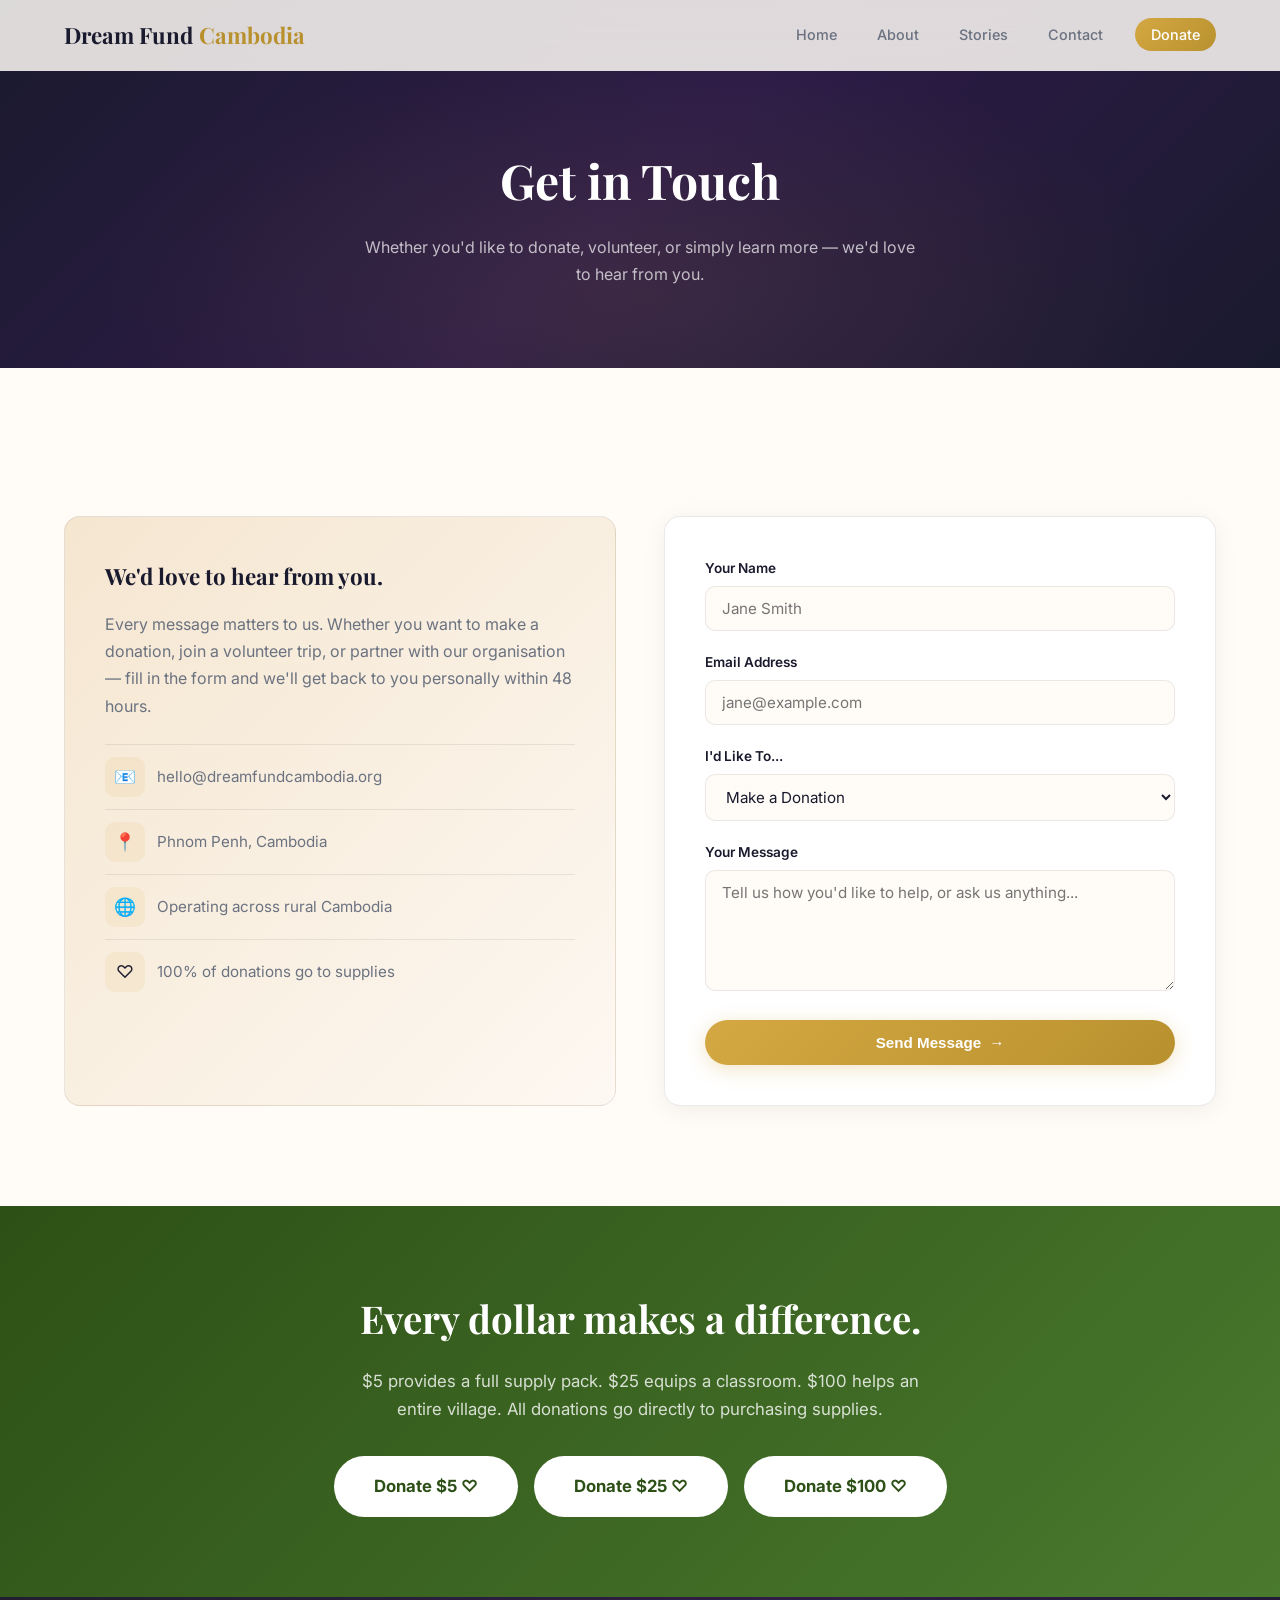
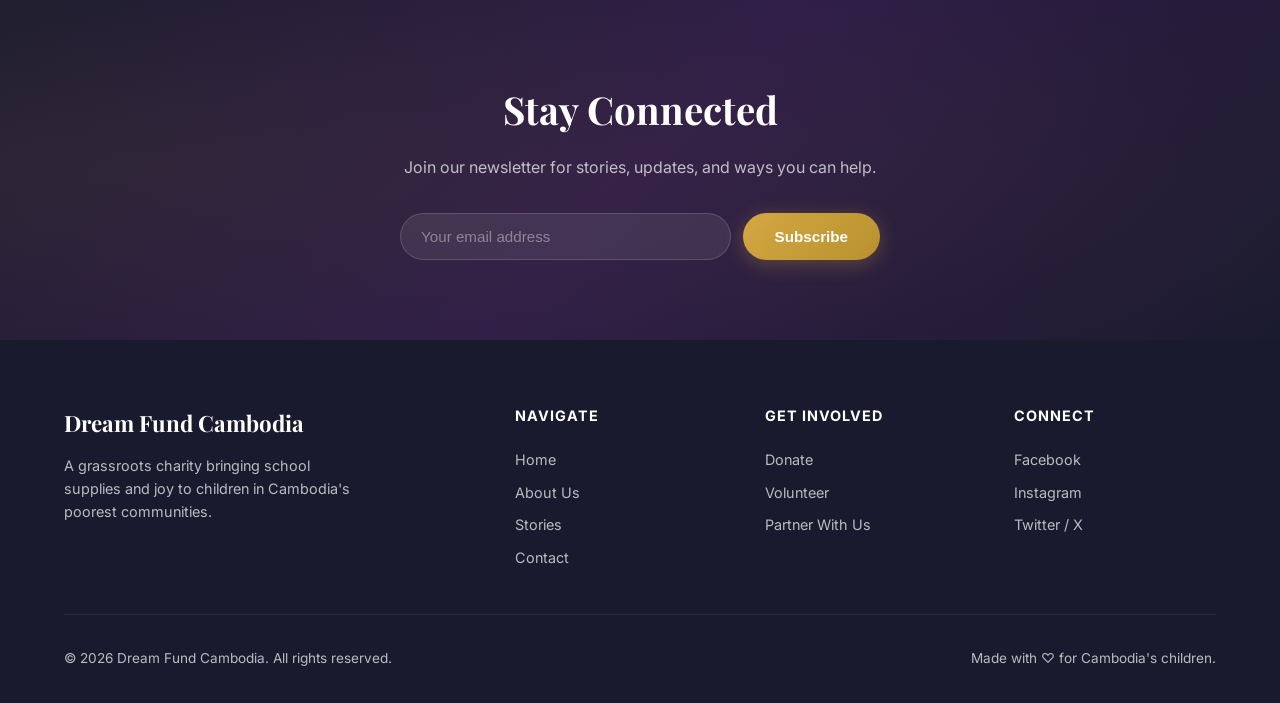
<file: contact.html>
<!DOCTYPE html>
<html lang="en">
<head>
    <link rel="icon" href="favicon.png" type="image/png">
    <!-- Google tag (gtag.js) -->
    <script async src="https://www.googletagmanager.com/gtag/js?id=G-LSXSZL6VPC"></script>
    <script>
        window.dataLayer = window.dataLayer || [];
        function gtag(){dataLayer.push(arguments);}
        gtag('js', new Date());
        gtag('config', 'G-LSXSZL6VPC');
    </script>
    <meta charset="UTF-8">
    <meta name="viewport" content="width=device-width, initial-scale=1.0">
    <title>Contact & Donate — Dream Fund Cambodia</title>
    <meta name="description" content="Get in touch with Dream Fund Cambodia. Donate, volunteer, or partner with us to help children in Cambodia's poorest communities.">
    <meta property="og:title" content="Contact & Donate — Dream Fund Cambodia">
    <meta property="og:description" content="Donate, volunteer, or partner with Dream Fund Cambodia to help children in Cambodia's poorest communities.">
    <meta property="og:type" content="website">
    <meta property="og:url" content="https://dreamfundcambodia.org/contact.html">
    <link rel="canonical" href="https://dreamfundcambodia.org/contact.html">
    <link rel="preconnect" href="https://fonts.googleapis.com">
    <link rel="preconnect" href="https://fonts.gstatic.com" crossorigin>
    <link href="https://fonts.googleapis.com/css2?family=Inter:wght@300;400;500;600;700&family=Playfair+Display:wght@400;500;600;700&display=swap" rel="stylesheet">
    <link rel="stylesheet" href="styles.css">
</head>
<body>

    <nav class="nav" id="nav">
        <div class="nav-inner">
            <a href="index.html" class="nav-logo">Dream Fund <span class="logo-accent">Cambodia</span></a>
            <button class="nav-toggle" id="navToggle" aria-label="Toggle menu"><span></span><span></span><span></span></button>
            <ul class="nav-links" id="navLinks">
                <li><a href="index.html">Home</a></li>
                <li><a href="about.html">About</a></li>
                <li><a href="blog.html">Stories</a></li>
                <li><a href="contact.html">Contact</a></li>
                <li><a href="contact.html" class="nav-cta">Donate</a></li>
            </ul>
        </div>
    </nav>

    <main>
        <section class="page-header">
            <div class="container">
                <h1 class="reveal">Get in Touch</h1>
                <p class="reveal">Whether you'd like to donate, volunteer, or simply learn more — we'd love to hear from you.</p>
            </div>
        </section>

        <section class="section">
            <div class="container">
                <div class="contact-grid" id="contact">
                    <div class="contact-info-card reveal">
                        <h3>We'd love to hear from you.</h3>
                        <p>Every message matters to us. Whether you want to make a donation, join a volunteer trip, or partner with our organisation — fill in the form and we'll get back to you personally within 48 hours.</p>
                        
                        <div class="contact-detail">
                            <div class="contact-detail-icon">📧</div>
                            <span>hello@dreamfundcambodia.org</span>
                        </div>
                        <div class="contact-detail">
                            <div class="contact-detail-icon">📍</div>
                            <span>Phnom Penh, Cambodia</span>
                        </div>
                        <div class="contact-detail">
                            <div class="contact-detail-icon">🌐</div>
                            <span>Operating across rural Cambodia</span>
                        </div>
                        <div class="contact-detail">
                            <div class="contact-detail-icon">♡</div>
                            <span>100% of donations go to supplies</span>
                        </div>
                    </div>

                    <form class="contact-form reveal" id="contactForm"
                        action="https://5osdsd7re7htcmddembdmucjv40ikqlo.lambda-url.us-east-1.on.aws/" method="POST">
                        <div class="form-group">
                            <label for="name">Your Name</label>
                            <input type="text" id="name" name="name" placeholder="Jane Smith" required>
                        </div>
                        <div class="form-group">
                            <label for="email">Email Address</label>
                            <input type="email" id="email" name="email" placeholder="jane@example.com" required>
                        </div>
                        <div class="form-group">
                            <label for="subject">I'd Like To...</label>
                            <select id="subject" name="subject">
                                <option value="">Select an option...</option>
                                <option value="donate" selected>Make a Donation</option>
                                <option value="volunteer">Volunteer on a Trip</option>
                                <option value="partner">Partner With Us</option>
                                <option value="question">Ask a Question</option>
                                <option value="other">Other</option>
                            </select>
                        </div>
                        <div class="form-group">
                            <label for="message">Your Message</label>
                            <textarea id="message" name="message" rows="5" placeholder="Tell us how you'd like to help, or ask us anything..." required></textarea>
                        </div>

                        <!-- HONEYPOT -->
                        <div style="display:none;" aria-hidden="true">
                            <label for="website_url">Leave this field blank</label>
                            <input type="text" name="website_url" id="website_url" tabindex="-1" autocomplete="off">
                        </div>

                        <!-- Hidden fields -->
                        <input type="hidden" name="domain" value="dreamfundcambodia.org">
                        <input type="hidden" name="_redirect" value="https://dreamfundcambodia.org/contact.html#success">
                        <input type="hidden" name="_subject" value="New enquiry from Dream Fund Cambodia website">

                        <button type="submit" class="btn btn-primary btn-full" id="submitBtn">
                            <span class="btn-text">Send Message</span>
                            <span class="btn-icon">→</span>
                        </button>
                        <div class="form-success" id="formSuccess">
                            <span>✓</span> Thanks! We'll be in touch within 48 hours.
                        </div>
                    </form>
                </div>
            </div>
        </section>

        <!-- Donate CTA -->
        <section class="donate-cta">
            <div class="container">
                <h2 class="reveal">Every dollar makes a difference.</h2>
                <p class="reveal">$5 provides a full supply pack. $25 equips a classroom. $100 helps an entire village. All donations go directly to purchasing supplies.</p>
                <div style="display: flex; gap: 16px; justify-content: center; flex-wrap: wrap;" class="reveal">
                    <a href="#contact" class="btn btn-donate">Donate $5 ♡</a>
                    <a href="#contact" class="btn btn-donate">Donate $25 ♡</a>
                    <a href="#contact" class="btn btn-donate">Donate $100 ♡</a>
                </div>
            </div>
        </section>

        <section class="newsletter">
            <div class="container">
                <h2 class="reveal">Stay Connected</h2>
                <p class="reveal">Join our newsletter for stories, updates, and ways you can help.</p>
                <form class="newsletter-form reveal" id="newsletterForm">
                    <input type="email" placeholder="Your email address" required>
                    <button type="submit" class="btn btn-primary">Subscribe</button>
                </form>
            </div>
        </section>
    </main>

    <footer class="footer">
        <div class="container">
            <div class="footer-grid">
                <div>
                    <div class="footer-brand">Dream Fund Cambodia</div>
                    <p class="footer-desc">A grassroots charity bringing school supplies and joy to children in Cambodia's poorest communities.</p>
                </div>
                <div>
                    <h4>Navigate</h4>
                    <div class="footer-links-list">
                        <a href="index.html">Home</a>
                        <a href="about.html">About Us</a>
                        <a href="blog.html">Stories</a>
                        <a href="contact.html">Contact</a>
                    </div>
                </div>
                <div>
                    <h4>Get Involved</h4>
                    <div class="footer-links-list">
                        <a href="contact.html">Donate</a>
                        <a href="contact.html">Volunteer</a>
                        <a href="contact.html">Partner With Us</a>
                    </div>
                </div>
                <div>
                    <h4>Connect</h4>
                    <div class="footer-links-list">
                        <a href="#">Facebook</a>
                        <a href="#">Instagram</a>
                        <a href="#">Twitter / X</a>
                    </div>
                </div>
            </div>
            <div class="footer-bottom">
                <span>© 2026 Dream Fund Cambodia. All rights reserved.</span>
                <span>Made with ♡ for Cambodia's children.</span>
            </div>
        </div>
    </footer>

    <!-- Success Modal -->
    <div id="successModal" class="modal-overlay hidden">
        <div class="modal-content">
            <button id="closeModal" class="close-btn" aria-label="Close">&times;</button>
            <div style="font-size: 3rem; margin-bottom: 16px;">✨</div>
            <h3 style="font-size: 1.5rem; font-weight: 600; margin-bottom: 8px;">Message Sent!</h3>
            <p style="color: var(--text-muted); margin-bottom: 24px; line-height: 1.5;">Thank you for reaching out. We'll get back to you within 48 hours.</p>
            <button class="btn btn-primary" style="width: 100%;" onclick="document.getElementById('successModal').classList.add('hidden')">Continue</button>
        </div>
    </div>

    <script src="main.js"></script>
</body>
</html>
</file>
<file: styles.css>
/* ===== DESIGN TOKENS ===== */
:root {
  --gold: #D4A843;
  --gold-light: #F2D98B;
  --gold-dark: #B8912E;
  --warm: #F5E6D0;
  --warm-light: #FDF8F2;
  --earth: #8B6F47;
  --earth-dark: #5C4A2F;
  --forest: #2D5016;
  --forest-light: #4A7A2E;
  --sky: #E8F0FE;
  --text: #1A1A2E;
  --text-muted: #6B7280;
  --white: #FFFFFF;
  --bg: #FFFCF7;
  --card-bg: #FFFFFF;
  --border: rgba(0,0,0,0.08);
  --shadow: 0 4px 24px rgba(0,0,0,0.06);
  --shadow-lg: 0 12px 48px rgba(0,0,0,0.1);
  --radius: 16px;
  --radius-sm: 10px;
  --transition: 0.3s cubic-bezier(0.4,0,0.2,1);
  --font: 'Inter', system-ui, sans-serif;
  --font-display: 'Playfair Display', Georgia, serif;
}

/* ===== RESET & BASE ===== */
*, *::before, *::after { box-sizing: border-box; margin: 0; padding: 0; }
html { scroll-behavior: smooth; scroll-padding-top: 80px; }
body {
  font-family: var(--font);
  background: var(--bg);
  color: var(--text);
  line-height: 1.7;
  -webkit-font-smoothing: antialiased;
  overflow-x: hidden;
}
img { max-width: 100%; display: block; }
a { color: inherit; text-decoration: none; }
ul { list-style: none; }

/* ===== UTILITY ===== */
.container { max-width: 1200px; margin: 0 auto; padding: 0 24px; }
.section { padding: 100px 0; }
.section-label {
  font-size: 0.8rem; font-weight: 600; letter-spacing: 3px; text-transform: uppercase;
  color: var(--gold-dark); margin-bottom: 16px;
}
.section-title {
  font-family: var(--font-display); font-size: clamp(2rem, 4vw, 3rem);
  font-weight: 700; line-height: 1.2; margin-bottom: 16px; color: var(--text);
}
.section-sub {
  font-size: 1.1rem; color: var(--text-muted); max-width: 640px; line-height: 1.7;
}

/* ===== REVEAL ANIMATION ===== */
.reveal {
  opacity: 0; transform: translateY(30px);
  transition: opacity 0.8s var(--transition), transform 0.8s var(--transition);
}
.reveal.visible { opacity: 1; transform: translateY(0); }

/* ===== BUTTONS ===== */
.btn {
  display: inline-flex; align-items: center; gap: 8px;
  padding: 14px 32px; border-radius: 50px; font-weight: 600;
  font-size: 0.95rem; border: none; cursor: pointer;
  transition: all var(--transition); text-decoration: none;
}
.btn-primary {
  background: linear-gradient(135deg, var(--gold), var(--gold-dark));
  color: var(--white); box-shadow: 0 4px 20px rgba(212,168,67,0.3);
}
.btn-primary:hover {
  transform: translateY(-2px); box-shadow: 0 8px 32px rgba(212,168,67,0.4);
}
.btn-secondary {
  background: var(--white); color: var(--text);
  border: 2px solid var(--border); box-shadow: var(--shadow);
}
.btn-secondary:hover { transform: translateY(-2px); border-color: var(--gold); }
.btn-ghost {
  background: transparent; color: var(--white);
  border: 2px solid rgba(255,255,255,0.4);
}
.btn-ghost:hover { background: rgba(255,255,255,0.1); border-color: var(--white); }
.btn-full { width: 100%; justify-content: center; }

/* ===== NAVIGATION ===== */
.nav {
  position: fixed; top: 0; left: 0; right: 0; z-index: 1000;
  padding: 16px 0; transition: all var(--transition);
  background: rgba(255,252,247,0.85); backdrop-filter: blur(20px);
  border-bottom: 1px solid transparent;
}
.nav.scrolled { padding: 10px 0; border-bottom-color: var(--border); box-shadow: var(--shadow); }
.nav-inner {
  max-width: 1200px; margin: 0 auto; padding: 0 24px;
  display: flex; align-items: center; justify-content: space-between;
}
.nav-logo {
  font-family: var(--font-display); font-size: 1.4rem; font-weight: 700;
  color: var(--text); display: flex; align-items: center; gap: 6px;
}
.nav-logo .logo-accent { color: var(--gold-dark); }
.nav-links { display: flex; align-items: center; gap: 8px; }
.nav-links a {
  padding: 8px 16px; border-radius: 50px; font-size: 0.9rem;
  font-weight: 500; color: var(--text-muted); transition: all var(--transition);
}
.nav-links a:hover { color: var(--text); background: rgba(0,0,0,0.04); }
.nav-links .nav-cta {
  background: linear-gradient(135deg, var(--gold), var(--gold-dark));
  color: var(--white); margin-left: 8px;
}
.nav-links .nav-cta:hover { box-shadow: 0 4px 20px rgba(212,168,67,0.3); }
.nav-toggle {
  display: none; flex-direction: column; gap: 5px;
  background: none; border: none; cursor: pointer; padding: 4px;
}
.nav-toggle span {
  width: 24px; height: 2px; background: var(--text);
  transition: all var(--transition); border-radius: 2px;
}

/* ===== HERO ===== */
.hero {
  position: relative; min-height: 100vh; display: flex; align-items: center;
  justify-content: center; overflow: hidden;
  background: linear-gradient(135deg, #1A1A2E 0%, #2D1B47 40%, #1A1A2E 100%);
}
.hero-bg-image {
  position: absolute; inset: 0; z-index: 1;
  background: url('img/hero-children.png') center/cover no-repeat;
  opacity: 0.3;
}
.hero-overlay {
  position: absolute; inset: 0; z-index: 2;
  background: linear-gradient(180deg, rgba(26,26,46,0.7) 0%, rgba(26,26,46,0.5) 50%, rgba(26,26,46,0.85) 100%);
}
.hero-particles {
  position: absolute; inset: 0; z-index: 3; pointer-events: none;
}
.hero-particle {
  position: absolute; border-radius: 50%;
  background: radial-gradient(circle, var(--gold-light), transparent);
  animation: float-up 8s infinite ease-in-out;
  opacity: 0;
}
@keyframes float-up {
  0% { opacity: 0; transform: translateY(100px) scale(0.5); }
  20% { opacity: 0.6; }
  80% { opacity: 0.3; }
  100% { opacity: 0; transform: translateY(-200px) scale(1.2); }
}
.hero-content {
  position: relative; z-index: 4; text-align: center;
  padding: 0 24px; max-width: 800px;
}
.hero-badge {
  display: inline-flex; align-items: center; gap: 8px;
  background: rgba(212,168,67,0.15); border: 1px solid rgba(212,168,67,0.3);
  color: var(--gold-light); padding: 8px 20px; border-radius: 50px;
  font-size: 0.8rem; font-weight: 600; letter-spacing: 2px;
  text-transform: uppercase; margin-bottom: 24px;
}
.hero h1 {
  font-family: var(--font-display); font-size: clamp(2.5rem, 6vw, 4.5rem);
  font-weight: 700; color: var(--white); line-height: 1.1; margin-bottom: 20px;
}
.hero h1 .highlight {
  background: linear-gradient(135deg, var(--gold-light), var(--gold));
  -webkit-background-clip: text; -webkit-text-fill-color: transparent;
  background-clip: text;
}
.hero-tagline {
  font-size: clamp(1.1rem, 2vw, 1.3rem); color: rgba(255,255,255,0.8);
  max-width: 600px; margin: 0 auto 36px; line-height: 1.7;
}
.hero-actions { display: flex; gap: 16px; justify-content: center; flex-wrap: wrap; }
.hero-scroll {
  position: absolute; bottom: 40px; left: 50%; transform: translateX(-50%);
  z-index: 4; display: flex; flex-direction: column; align-items: center;
  gap: 8px; color: rgba(255,255,255,0.5); font-size: 0.75rem;
  letter-spacing: 2px; text-transform: uppercase;
}
.scroll-line {
  width: 1px; height: 40px; background: linear-gradient(to bottom, rgba(255,255,255,0.4), transparent);
  animation: scroll-pulse 2s infinite;
}
@keyframes scroll-pulse {
  0%, 100% { opacity: 0.3; } 50% { opacity: 1; }
}

/* ===== IMPACT STATS BAR ===== */
.impact-bar {
  background: linear-gradient(135deg, var(--gold), var(--gold-dark));
  padding: 48px 0; position: relative; overflow: hidden;
}
.impact-bar::before {
  content: ''; position: absolute; inset: 0;
  background: url("data:image/svg+xml,%3Csvg width='60' height='60' viewBox='0 0 60 60' xmlns='http://www.w3.org/2000/svg'%3E%3Cg fill='none' fill-rule='evenodd'%3E%3Cg fill='%23ffffff' fill-opacity='0.05'%3E%3Cpath d='M36 34v-4h-2v4h-4v2h4v4h2v-4h4v-2h-4zm0-30V0h-2v4h-4v2h4v4h2V6h4V4h-4zM6 34v-4H4v4H0v2h4v4h2v-4h4v-2H6zM6 4V0H4v4H0v2h4v4h2V6h4V4H6z'/%3E%3C/g%3E%3C/g%3E%3C/svg%3E");
}
.impact-grid {
  display: grid; grid-template-columns: repeat(4, 1fr); gap: 32px;
  position: relative; z-index: 1;
}
.impact-item { text-align: center; color: var(--white); }
.impact-num {
  font-family: var(--font-display); font-size: clamp(2rem, 4vw, 3rem);
  font-weight: 700; line-height: 1;
}
.impact-label { font-size: 0.9rem; opacity: 0.9; margin-top: 8px; }

/* ===== MISSION / ABOUT ===== */
.mission-grid, .about-grid {
  display: grid; grid-template-columns: 1fr 1fr; gap: 64px; align-items: center;
}
.mission-image, .about-image {
  border-radius: var(--radius); overflow: hidden;
  box-shadow: var(--shadow-lg); position: relative;
}
.mission-image img, .about-image img { width: 100%; height: 400px; object-fit: cover; }
.mission-image::after, .about-image::after {
  content: ''; position: absolute; inset: 0;
  border-radius: var(--radius);
  box-shadow: inset 0 0 0 1px rgba(255,255,255,0.1);
}
.mission-text h2, .about-text h2 { margin-bottom: 20px; }
.mission-text p, .about-text p {
  color: var(--text-muted); margin-bottom: 16px; font-size: 1.05rem;
}

/* ===== WHAT WE PROVIDE ===== */
.provide-section { background: var(--warm-light); }
.provide-grid {
  display: grid; grid-template-columns: repeat(3, 1fr); gap: 28px; margin-top: 48px;
}
.provide-card {
  background: var(--card-bg); border-radius: var(--radius); padding: 36px 28px;
  box-shadow: var(--shadow); border: 1px solid var(--border);
  transition: all var(--transition); text-align: center;
}
.provide-card:hover { transform: translateY(-4px); box-shadow: var(--shadow-lg); }
.provide-icon {
  width: 64px; height: 64px; border-radius: 16px;
  background: linear-gradient(135deg, rgba(212,168,67,0.1), rgba(212,168,67,0.05));
  display: flex; align-items: center; justify-content: center;
  font-size: 1.8rem; margin: 0 auto 20px;
}
.provide-card h3 { font-size: 1.15rem; margin-bottom: 10px; font-weight: 600; }
.provide-card p { color: var(--text-muted); font-size: 0.95rem; }

/* ===== STORIES / BLOG ===== */
.blog-grid {
  display: grid; grid-template-columns: repeat(3, 1fr); gap: 28px; margin-top: 48px;
}
.blog-card {
  background: var(--card-bg); border-radius: var(--radius); overflow: hidden;
  box-shadow: var(--shadow); border: 1px solid var(--border);
  transition: all var(--transition);
}
.blog-card:hover { transform: translateY(-4px); box-shadow: var(--shadow-lg); }
.blog-card-image { height: 220px; overflow: hidden; }
.blog-card-image img { width: 100%; height: 100%; object-fit: cover; transition: transform 0.6s ease; }
.blog-card:hover .blog-card-image img { transform: scale(1.05); }
.blog-card-body { padding: 24px; }
.blog-card-date {
  font-size: 0.8rem; color: var(--gold-dark); font-weight: 600;
  text-transform: uppercase; letter-spacing: 1px; margin-bottom: 10px;
}
.blog-card h3 { font-size: 1.15rem; font-weight: 600; margin-bottom: 10px; line-height: 1.4; }
.blog-card p { color: var(--text-muted); font-size: 0.9rem; line-height: 1.6; }
.blog-card-link {
  display: inline-flex; align-items: center; gap: 6px;
  color: var(--gold-dark); font-weight: 600; font-size: 0.9rem;
  margin-top: 16px; transition: gap var(--transition);
}
.blog-card:hover .blog-card-link { gap: 10px; }

/* ===== NEWSLETTER ===== */
.newsletter {
  background: linear-gradient(135deg, #1A1A2E 0%, #2D1B47 50%, #1A1A2E 100%);
  padding: 80px 0; text-align: center; position: relative; overflow: hidden;
}
.newsletter::before {
  content: ''; position: absolute; top: -50%; left: -50%;
  width: 200%; height: 200%;
  background: radial-gradient(ellipse at 30% 50%, rgba(212,168,67,0.08) 0%, transparent 60%);
}
.newsletter .container { position: relative; z-index: 1; }
.newsletter h2 {
  font-family: var(--font-display); color: var(--white);
  font-size: clamp(1.8rem, 3vw, 2.5rem); margin-bottom: 12px;
}
.newsletter p { color: rgba(255,255,255,0.7); margin-bottom: 32px; max-width: 500px; margin-inline: auto; }
.newsletter-form {
  display: flex; gap: 12px; max-width: 480px; margin: 0 auto;
}
.newsletter-form input {
  flex: 1; padding: 14px 20px; border-radius: 50px;
  border: 1px solid rgba(255,255,255,0.15);
  background: rgba(255,255,255,0.08); color: var(--white);
  font-size: 0.95rem; outline: none; transition: all var(--transition);
}
.newsletter-form input::placeholder { color: rgba(255,255,255,0.4); }
.newsletter-form input:focus { border-color: var(--gold); background: rgba(255,255,255,0.12); }

/* ===== CONTACT ===== */
.contact-grid { display: grid; grid-template-columns: 1fr 1fr; gap: 48px; margin-top: 48px; }
.contact-info-card {
  background: linear-gradient(135deg, var(--warm), var(--warm-light));
  border-radius: var(--radius); padding: 40px; border: 1px solid var(--border);
}
.contact-info-card h3 { font-family: var(--font-display); font-size: 1.4rem; margin-bottom: 16px; }
.contact-info-card p { color: var(--text-muted); margin-bottom: 24px; }
.contact-detail {
  display: flex; align-items: center; gap: 12px;
  padding: 12px 0; border-top: 1px solid var(--border);
}
.contact-detail-icon {
  width: 40px; height: 40px; border-radius: 10px;
  background: rgba(212,168,67,0.1); display: flex;
  align-items: center; justify-content: center; font-size: 1.1rem;
}
.contact-detail span { color: var(--text-muted); font-size: 0.95rem; }
.contact-form {
  background: var(--card-bg); border-radius: var(--radius);
  padding: 40px; box-shadow: var(--shadow); border: 1px solid var(--border);
}
.form-group { margin-bottom: 20px; }
.form-group label {
  display: block; font-size: 0.85rem; font-weight: 600;
  margin-bottom: 6px; color: var(--text);
}
.form-group input, .form-group textarea, .form-group select {
  width: 100%; padding: 12px 16px; border-radius: var(--radius-sm);
  border: 1px solid var(--border); background: var(--bg);
  font-family: var(--font); font-size: 0.95rem; color: var(--text);
  outline: none; transition: all var(--transition);
}
.form-group input:focus, .form-group textarea:focus, .form-group select:focus {
  border-color: var(--gold); box-shadow: 0 0 0 3px rgba(212,168,67,0.1);
}
.form-group textarea { resize: vertical; min-height: 120px; }
.form-success {
  display: none; text-align: center; padding: 16px;
  background: rgba(45,80,22,0.08); border-radius: var(--radius-sm);
  color: var(--forest); font-weight: 600; margin-top: 16px;
}

/* ===== DONATE CTA ===== */
.donate-cta {
  background: linear-gradient(135deg, var(--forest) 0%, var(--forest-light) 100%);
  padding: 80px 0; text-align: center; position: relative; overflow: hidden;
}
.donate-cta h2 {
  font-family: var(--font-display); color: var(--white);
  font-size: clamp(1.8rem, 3vw, 2.5rem); margin-bottom: 16px;
}
.donate-cta p { color: rgba(255,255,255,0.8); max-width: 560px; margin: 0 auto 32px; font-size: 1.05rem; }
.btn-donate {
  background: var(--white); color: var(--forest);
  font-weight: 700; font-size: 1.05rem; padding: 16px 40px;
}
.btn-donate:hover { transform: translateY(-2px); box-shadow: 0 8px 32px rgba(0,0,0,0.2); }

/* ===== FOOTER ===== */
.footer {
  background: #1A1A2E; color: rgba(255,255,255,0.7); padding: 64px 0 32px;
}
.footer-grid {
  display: grid; grid-template-columns: 2fr 1fr 1fr 1fr; gap: 48px;
  padding-bottom: 40px; border-bottom: 1px solid rgba(255,255,255,0.08);
}
.footer-brand { font-family: var(--font-display); font-size: 1.4rem; color: var(--white); font-weight: 700; margin-bottom: 12px; }
.footer-desc { font-size: 0.9rem; line-height: 1.6; max-width: 300px; }
.footer h4 { color: var(--white); font-size: 0.9rem; margin-bottom: 16px; text-transform: uppercase; letter-spacing: 1px; }
.footer-links-list a { display: block; padding: 4px 0; font-size: 0.9rem; transition: color var(--transition); }
.footer-links-list a:hover { color: var(--gold-light); }
.footer-bottom {
  display: flex; justify-content: space-between; align-items: center;
  padding-top: 32px; font-size: 0.85rem;
}

/* ===== MODAL ===== */
.modal-overlay {
  position: fixed; inset: 0; background: rgba(0,0,0,0.6);
  backdrop-filter: blur(8px); z-index: 9999;
  display: flex; align-items: center; justify-content: center;
  opacity: 1; transition: opacity 0.3s ease;
}
.modal-overlay.hidden { opacity: 0; pointer-events: none; }
.modal-content {
  background: var(--card-bg); border-radius: var(--radius);
  padding: 48px; max-width: 420px; width: 90%; text-align: center;
  box-shadow: var(--shadow-lg); position: relative;
}
.close-btn {
  position: absolute; top: 16px; right: 16px; background: none;
  border: none; font-size: 1.5rem; cursor: pointer; color: var(--text-muted);
}

/* ===== PAGE HEADER (for inner pages) ===== */
.page-header {
  background: linear-gradient(135deg, #1A1A2E 0%, #2D1B47 50%, #1A1A2E 100%);
  padding: 140px 0 80px; text-align: center; position: relative; overflow: hidden;
}
.page-header::before {
  content: ''; position: absolute; inset: 0;
  background: radial-gradient(ellipse at 50% 80%, rgba(212,168,67,0.1) 0%, transparent 60%);
}
.page-header .container { position: relative; z-index: 1; }
.page-header h1 {
  font-family: var(--font-display); color: var(--white);
  font-size: clamp(2rem, 4vw, 3rem); margin-bottom: 12px;
}
.page-header p { color: rgba(255,255,255,0.7); max-width: 560px; margin: 0 auto; }

/* ===== ABOUT PAGE SPECIFIC ===== */
.values-grid {
  display: grid; grid-template-columns: repeat(3, 1fr); gap: 28px; margin-top: 48px;
}
.value-card {
  background: var(--card-bg); border-radius: var(--radius); padding: 36px 28px;
  box-shadow: var(--shadow); border: 1px solid var(--border);
  text-align: center; transition: all var(--transition);
}
.value-card:hover { transform: translateY(-4px); box-shadow: var(--shadow-lg); }
.value-icon { font-size: 2.5rem; margin-bottom: 16px; }
.value-card h3 { font-size: 1.1rem; font-weight: 600; margin-bottom: 10px; }
.value-card p { color: var(--text-muted); font-size: 0.9rem; }
.timeline { max-width: 700px; margin: 48px auto 0; position: relative; padding-left: 40px; }
.timeline::before {
  content: ''; position: absolute; left: 14px; top: 0; bottom: 0;
  width: 2px; background: linear-gradient(to bottom, var(--gold), var(--gold-dark));
}
.timeline-item { position: relative; margin-bottom: 40px; }
.timeline-dot {
  position: absolute; left: -33px; top: 4px; width: 12px; height: 12px;
  border-radius: 50%; background: var(--gold); border: 3px solid var(--bg);
  box-shadow: 0 0 0 2px var(--gold);
}
.timeline-item h3 { font-size: 1.1rem; font-weight: 600; margin-bottom: 6px; }
.timeline-item .timeline-year { color: var(--gold-dark); font-weight: 600; font-size: 0.85rem; margin-bottom: 4px; }
.timeline-item p { color: var(--text-muted); font-size: 0.95rem; }

/* ===== RESPONSIVE ===== */
@media (max-width: 968px) {
  .mission-grid, .about-grid, .contact-grid { grid-template-columns: 1fr; }
  .impact-grid { grid-template-columns: repeat(2, 1fr); }
  .provide-grid, .blog-grid, .values-grid { grid-template-columns: 1fr 1fr; }
  .footer-grid { grid-template-columns: 1fr 1fr; }
}
@media (max-width: 768px) {
  .nav-links { 
    display: none; position: fixed; top: 0; left: 0; right: 0; bottom: 0;
    background: rgba(255,252,247,0.98); backdrop-filter: blur(20px);
    flex-direction: column; align-items: center; justify-content: center; gap: 16px;
  }
  .nav-links.open { display: flex; }
  .nav-toggle { display: flex; }
  .section { padding: 64px 0; }
  .provide-grid, .blog-grid, .values-grid { grid-template-columns: 1fr; }
  .impact-grid { grid-template-columns: 1fr 1fr; }
  .newsletter-form { flex-direction: column; }
  .hero-actions { flex-direction: column; align-items: center; }
  .footer-grid { grid-template-columns: 1fr; gap: 32px; }
  .footer-bottom { flex-direction: column; gap: 12px; text-align: center; }
}
</file>
